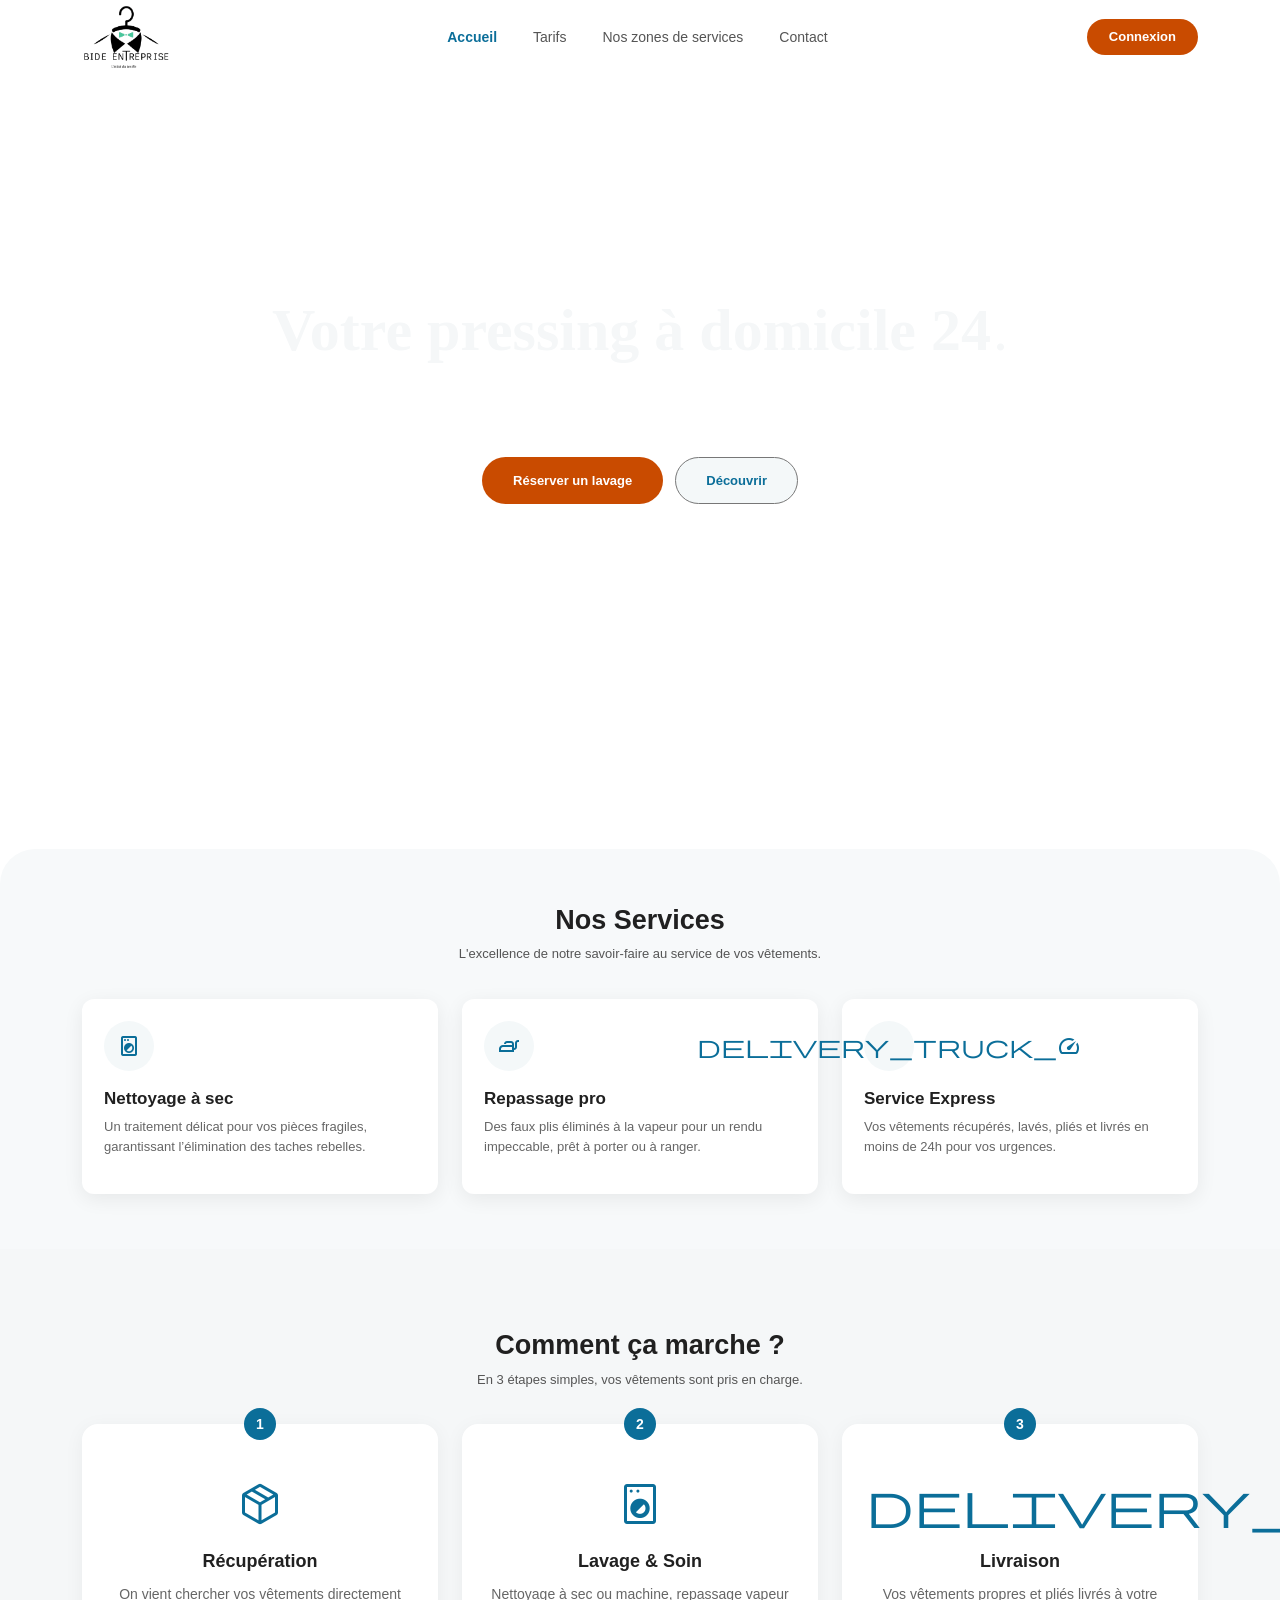
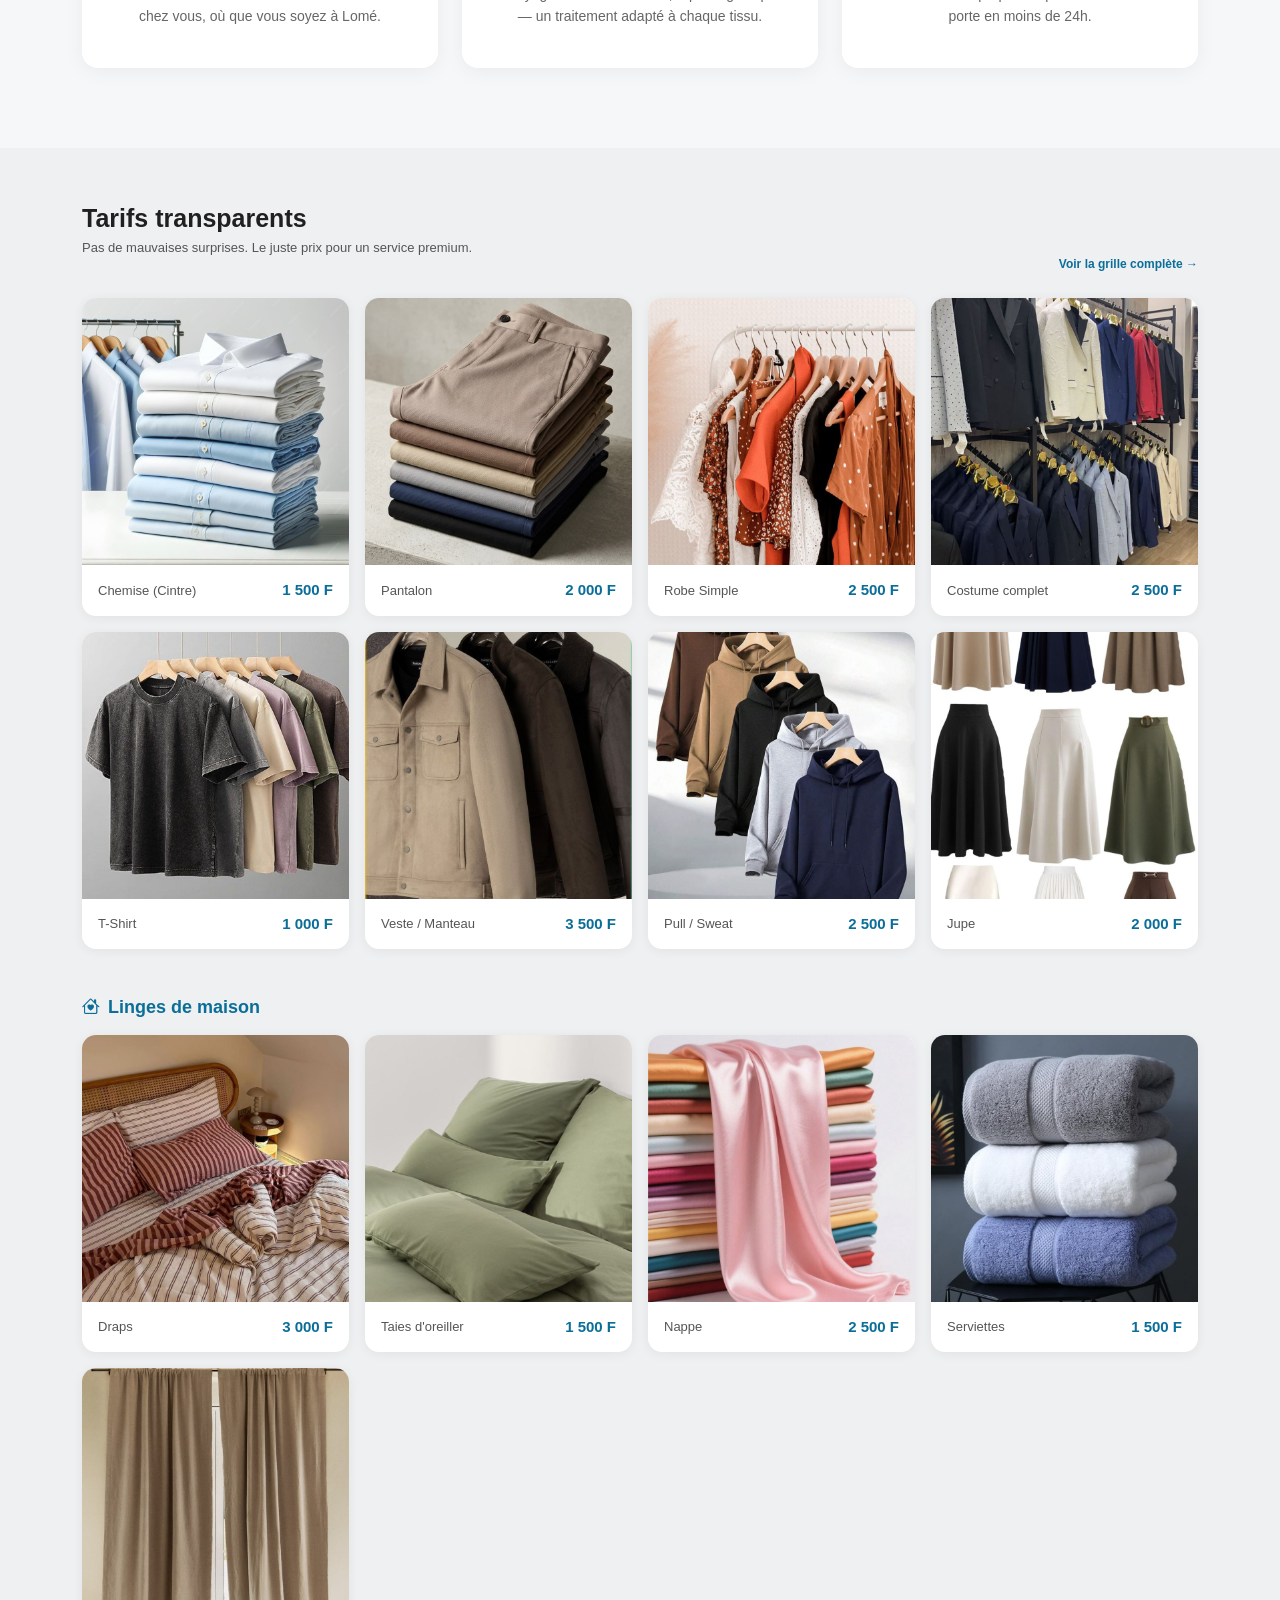
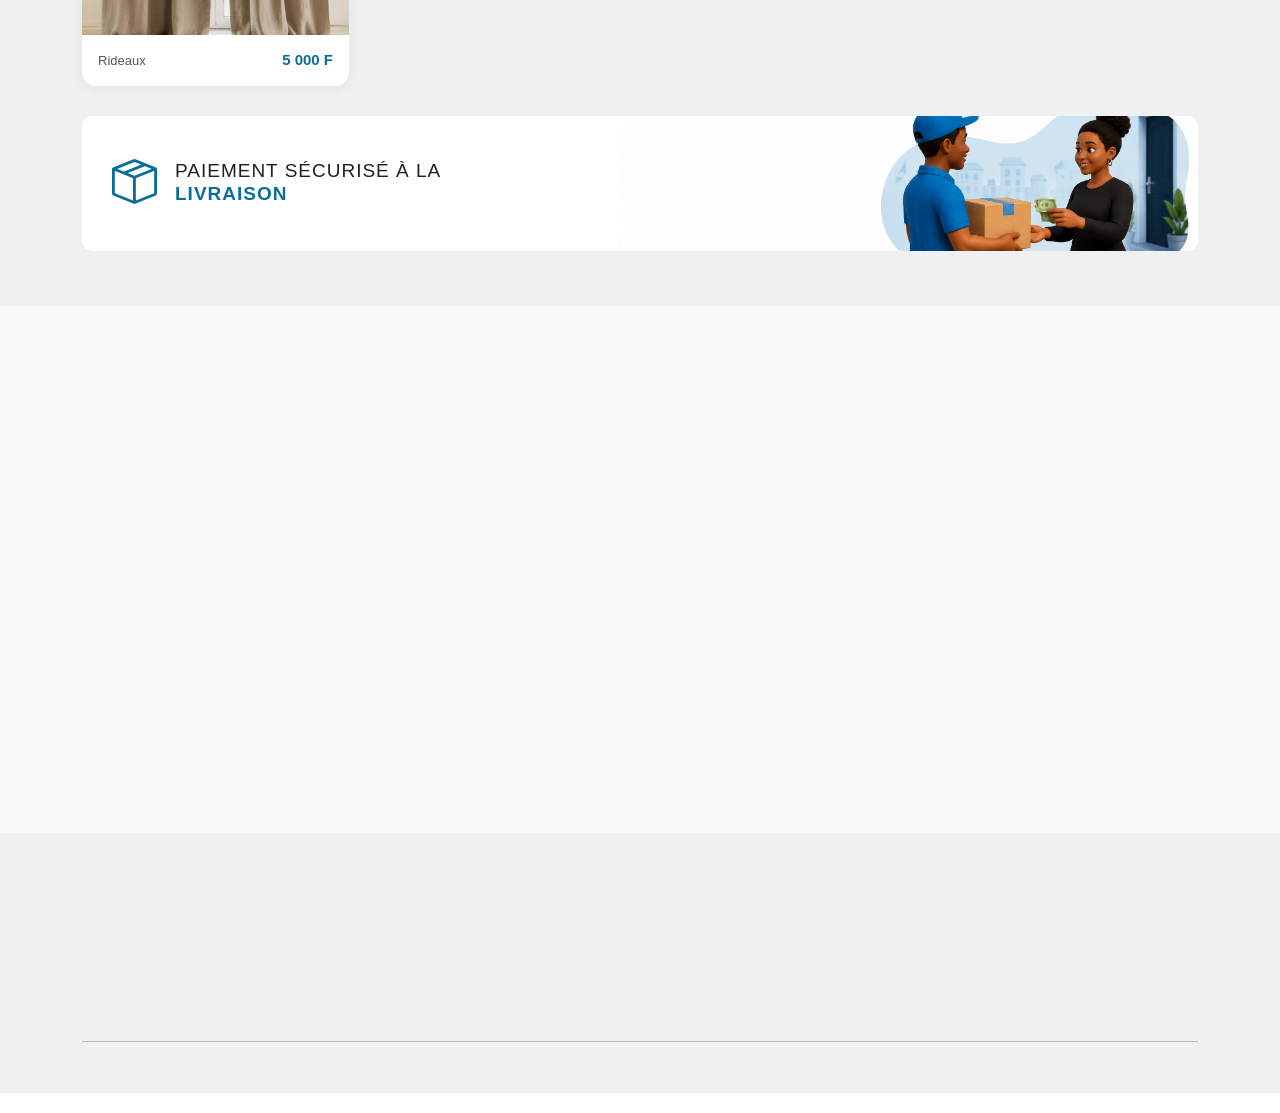
<file: index.html>
<!DOCTYPE html>
<html lang="fr">

<head>
    <meta charset="UTF-8">
    <meta name="viewport" content="width=device-width, initial-scale=1.0">

    <title>Bidé | Pressing à domicile 24/7 à Lomé</title>
    <meta name="description" content="Service de pressing à domicile disponible 24h/24 à Lomé. Nettoyage à sec, repassage professionnel et livraison express.">
    <meta property="og:title" content="Bidé — Pressing à domicile 24/7 à Lomé">
    <meta property="og:description" content="On récupère, on lave, on livre. Votre pressing urbain de confiance.">
    <meta property="og:type" content="website">
    <meta name="theme-color" content="#0B6E99">

    <link rel="icon" href="assets/favicon.png" type="image/png">

    <!-- Fonts -->
    <link rel="preconnect" href="https://fonts.googleapis.com">
    <link rel="preconnect" href="https://fonts.gstatic.com" crossorigin>
    <link href="https://fonts.googleapis.com/css2?family=Outfit:wght@300;400;500;600;700;800&display=swap" rel="stylesheet">
    <link rel="stylesheet" href="https://fonts.googleapis.com/css2?family=Material+Symbols+Outlined" />

    <!-- Bootstrap -->
    <link
        href="https://cdn.jsdelivr.net/npm/bootstrap@5.3.3/dist/css/bootstrap.min.css" rel="stylesheet">

    <!-- Bootstrap Icons -->
    <link rel="stylesheet" href="https://cdn.jsdelivr.net/npm/bootstrap-icons@1.11.3/font/bootstrap-icons.min.css">

    <!-- CSS personnalisé -->
    <link rel="stylesheet" href="css/vitrine.css"> 
    <link rel="stylesheet" href="css/nav-bar.css">
</head>

<body>

<!-- =========================
     NAVBAR
========================= -->

<nav class="navbar navbar-expand-lg bg-white">
    <div class="container">

        <!-- Logo -->
        <a class="navbar-brand" href="#">
            <img src="assets/logo.png" alt="Bidé Entreprise" class="logo">
        </a>

        <!-- Bouton mobile -->
        <button
            class="navbar-toggler"
            type="button"
            data-bs-toggle="collapse"
            data-bs-target="#mainNavbar"
        >
            <span class="navbar-toggler-icon"></span>
        </button>

        <!-- Menu -->
        <div class="collapse navbar-collapse" id="mainNavbar">

            <ul class="navbar-nav mx-auto">

                <li class="nav-item">
                    <a class="nav-link active" href="#hero">
                        Accueil
                    </a>
                </li>

                <li class="nav-item">
                    <a class="nav-link" href="#tarifs">
                        Tarifs
                    </a>
                </li>

                <li class="nav-item">
                    <a class="nav-link" href="#agences">
                        Nos zones de services
                    </a>
                </li>

                <li class="nav-item">
                    <a class="nav-link" href="#contact">
                        Contact
                    </a>
                </li>

            </ul>

            <!-- Partie droite -->
            <div class="navbar-right d-flex align-items-center gap-3">

                <a href="login.html" class="btn-reserver">
                    Connexion
                </a>


            </div>

        </div>
    </div>
</nav>


<!-- =========================
     HERO
========================= -->

<section class="hero" id="hero">

    <!-- Vidéo de fond -->
    <video class="hero-video" autoplay muted loop playsinline>
        <source src="assets/video.mp4" type="video/mp4">
        Votre navigateur ne supporte pas la vidéo.
    </video>

    <!-- Contenu -->
    <div id="main-content" class="container hero-content">

        <h1 class="hero-typewriter" data-text="Votre pressing à domicile 24/7 à Lomé">
            <span class="typewriter-text"></span><span class="typewriter-cursor">.</span>
        </h1>

        <p>
            On récupère, on lave, on livre. Vous profitez de votre temps
            libre avec l’assurance d’un soin impeccable pour vos textiles.
        </p>

        <div class="hero-buttons">

            <a href="register.html" class="btn btn-primary-custom">
                Réserver un lavage
            </a>

            <a href="#tarifs" class="btn btn-outline-custom">
                Découvrir
            </a>

        </div>

    </div>

</section>


<!-- =========================
     SERVICES
========================= -->

<section class="services-section" id="services">

    <div class="container">

        <div class="section-title text-center">

            <h2>Nos Services</h2>

            <p>
                L'excellence de notre savoir-faire au service de vos vêtements.
            </p>

        </div>

        <div class="row g-4">

            <!-- Service 1 -->
            <div class="col-md-6 col-lg-4">

                <div class="service-card">

                    <div class="service-icon">
                      <span class="material-symbols-outlined">local_laundry_service</span>
                    </div>

                    <h3>Nettoyage à sec</h3>

                    <p>
                        Un traitement délicat pour vos pièces fragiles,
                        garantissant l’élimination des taches rebelles.
                    </p>

                </div>

            </div>


            <!-- Service 2 -->
            <div class="col-md-6 col-lg-4">

                <div class="service-card">

                    <div class="service-icon">
                        <span class="material-symbols-outlined">iron</span>
                    </div>

                    <h3>Repassage pro</h3>

                    <p>
                        Des faux plis éliminés à la vapeur pour un rendu
                        impeccable, prêt à porter ou à ranger.
                    </p>

                </div>

            </div>


            <!-- Service 3 -->
            <div class="col-md-6 col-lg-4">

                <div class="service-card">

                    <div class="service-icon">
                      <span class="material-symbols-outlined">delivery_truck_speed</span> 
                   </div>

                    <h3>Service Express</h3>

                    <p>
                        Vos vêtements récupérés, lavés, pliés et livrés
                        en moins de 24h pour vos urgences.
                    </p>

                </div>

            </div>

        </div>

    </div>

</section>


<!-- =========================
     COMMENT ÇA MARCHE
========================= -->

<section class="how-section">

    <div class="container">

        <div class="section-title text-center">
            <h2>Comment ça marche ?</h2>
            <p>En 3 étapes simples, vos vêtements sont pris en charge.</p>
        </div>

        <div class="row g-4 align-items-start">

            <!-- Étape 1 -->
            <div class="col-4">
                <div class="how-card text-center">
                    <div class="how-step">1</div>
                    <div class="how-icon">
                        <span class="material-symbols-outlined">package_2</span>
                    </div>
                    <h3>Récupération</h3>
                    <p>On vient chercher vos vêtements directement chez vous, où que vous soyez à Lomé.</p>
                </div>
            </div>

            <!-- Étape 2 -->
            <div class="col-4">
                <div class="how-card text-center">
                    <div class="how-step">2</div>
                    <div class="how-icon">
                        <span class="material-symbols-outlined">local_laundry_service</span>
                    </div>
                    <h3>Lavage & Soin</h3>
                    <p>Nettoyage à sec ou machine, repassage vapeur — un traitement adapté à chaque tissu.</p>
                </div>
            </div>

            <!-- Étape 3 -->
            <div class="col-4">
                <div class="how-card text-center">
                    <div class="how-step">3</div>
                    <div class="how-icon">
                        <span class="material-symbols-outlined">delivery_truck_speed</span>
                    </div>
                    <h3>Livraison</h3>
                    <p>Vos vêtements propres et pliés livrés à votre porte en moins de 24h.</p>
                </div>
            </div>

        </div>

    </div>

</section>


<!-- =========================
     TARIFS
========================= -->

<section class="pricing-section" id="tarifs">

    <div class="container">

        <div class="pricing-header">

            <div>
                <h2>Tarifs transparents</h2>

                <p>
                    Pas de mauvaises surprises. Le juste prix pour un service premium.
                </p>
            </div>

            <a href="#">
                Voir la grille complète →
            </a>

        </div>


        <!-- Vêtements -->
        <div class="row g-3">

            <div class="col-6 col-lg-3">
                <div class="price-card">
                    <div class="price-card-img">
                        <img src="assets/chemise.jpg" alt="Chemise">
                    </div>
                    <div class="price-card-info">
                        <span>Chemise (Cintre)</span>
                        <strong>1 500 F</strong>
                    </div>
                </div>
            </div>

            <div class="col-6 col-lg-3">
                <div class="price-card">
                    <div class="price-card-img">
                        <img src="assets/pantalon.jpg" alt="Pantalon">
                    </div>
                    <div class="price-card-info">
                        <span>Pantalon</span>
                        <strong>2 000 F</strong>
                    </div>
                </div>
            </div>

            <div class="col-6 col-lg-3">
                <div class="price-card">
                    <div class="price-card-img">
                        <img src="assets/robe.jpg" alt="Robe">
                    </div>
                    <div class="price-card-info">
                        <span>Robe Simple</span>
                        <strong>2 500 F</strong>
                    </div>
                </div>
            </div>

            <div class="col-6 col-lg-3">
                <div class="price-card">
                    <div class="price-card-img">
                        <img src="assets/costume.jpg" alt="Costume">
                    </div>
                    <div class="price-card-info">
                        <span>Costume complet</span>
                        <strong>2 500 F</strong>
                    </div>
                </div>
            </div>

            <div class="col-6 col-lg-3">
                <div class="price-card">
                    <div class="price-card-img">
                        <img src="assets/t-shirt.jpg" alt="T-shirt">
                    </div>
                    <div class="price-card-info">
                        <span>T-Shirt</span>
                        <strong>1 000 F</strong>
                    </div>
                </div>
            </div>

            <div class="col-6 col-lg-3">
                <div class="price-card">
                    <div class="price-card-img">
                        <img src="assets/veste.jpg" alt="Veste">
                    </div>
                    <div class="price-card-info">
                        <span>Veste / Manteau</span>
                        <strong>3 500 F</strong>
                    </div>
                </div>
            </div>

            <div class="col-6 col-lg-3">
                <div class="price-card">
                    <div class="price-card-img">
                        <img src="assets/pull.jpg" alt="Pull">
                    </div>
                    <div class="price-card-info">
                        <span>Pull / Sweat</span>
                        <strong>2 500 F</strong>
                    </div>
                </div>
            </div>

            <div class="col-6 col-lg-3">
                <div class="price-card">
                    <div class="price-card-img">
                        <img src="assets/jupe.jpg" alt="Jupe">
                    </div>
                    <div class="price-card-info">
                        <span>Jupe</span>
                        <strong>2 000 F</strong>
                    </div>
                </div>
            </div>

        </div>


        <!-- Linges de maison -->
        <h3 class="mt-5 mb-3" style="color: var(--primary); font-size: 18px; font-weight: 600;">
            <i class="bi bi-house-heart me-2"></i>Linges de maison
        </h3>

        <div class="row g-3">

            <div class="col-6 col-lg-3">
                <div class="price-card">
                    <div class="price-card-img">
                        <img src="assets/drap.jpg" alt="Draps">
                    </div>
                    <div class="price-card-info">
                        <span>Draps</span>
                        <strong>3 000 F</strong>
                    </div>
                </div>
            </div>

            <div class="col-6 col-lg-3">
                <div class="price-card">
                    <div class="price-card-img">
                        <img src="assets/taie.jpg" alt="Taies d'oreiller">
                    </div>
                    <div class="price-card-info">
                        <span>Taies d'oreiller</span>
                        <strong>1 500 F</strong>
                    </div>
                </div>
            </div>

            <div class="col-6 col-lg-3">
                <div class="price-card">
                    <div class="price-card-img">
                        <img src="assets/nappe.jpg" alt="Nappe">
                    </div>
                    <div class="price-card-info">
                        <span>Nappe</span>
                        <strong>2 500 F</strong>
                    </div>
                </div>
            </div>

            <div class="col-6 col-lg-3">
                <div class="price-card">
                    <div class="price-card-img">
                        <img src="assets/serviette.jpg" alt="Serviettes">
                    </div>
                    <div class="price-card-info">
                        <span>Serviettes</span>
                        <strong>1 500 F</strong>
                    </div>
                </div>
            </div>

            <div class="col-6 col-lg-3">
                <div class="price-card">
                    <div class="price-card-img">
                        <img src="assets/rideau.jpg" alt="Rideaux">
                    </div>
                    <div class="price-card-info">
                        <span>Rideaux</span>
                        <strong>5 000 F</strong>
                    </div>
                </div>
            </div>

        </div>


        <!-- Paiement -->
        <div class="payment-banner">

            <div class="payment-content">

                <div class="payment-icon">
                    <i class="bi bi-box-seam"></i>
                </div>

                <div>
                    <h3>
                        PAIEMENT SÉCURISÉ À LA<br>
                        <span>LIVRAISON</span>
                    </h3>
                </div>

            </div>

            <img
                src="assets/livrason.png"
                alt="Paiement à la livraison"
            >

        </div>

    </div>

</section>


<!-- =========================
     ZONE D'INTERVENTION
========================= -->

<section class="location-section" id="agences">

    <div class="container">

        <div class="row align-items-center g-5">

            <div class="col-lg-5">

                <span class="location-badge">
                    Livraison offerte dès 10 000 F
                </span>

                <h2>
                    Où intervenons-nous ?
                </h2>

                <p>
                    Notre flotte de livreurs sillonne Lomé pour récupérer
                    et rapporter vos articles. Vérifiez si votre zone est couverte.
                </p>

                <div class="zones">

                    <span>Adidogomé</span>
                    <span>Agōe</span>
                    <span>Baguida</span>
                    <span>Kégué</span>
                    <span>Tokoin</span>
                    <span>Nyékonakpoé</span>

                </div>

            </div>


            <div class="col-lg-7">

                <div class="map-container">

                    <iframe
                        src="https://www.google.com/maps/embed?pb=!1m18!1m12!1m3!1d158858.1838701634!2d1.3498082999999998!3d6.137471100000001!2m3!1f0!2f0!3f0!3m2!1i1024!2i768!4f13.1!3m3!1m2!1s0x102179cc2fef749d%3A0xe9cafc37c59191a3!2sLom%C3%A9%2C%20Togo!5e0!3m2!1sfr!2sfr!4v1700000000000!5m2!1sfr!2sfr"
                        width="100%"
                        height="400"
                        style="border:0; border-radius: 14px;"
                        allowfullscreen=""
                        loading="lazy"
                        referrerpolicy="no-referrer-when-downgrade"
                    >
                    </iframe>

                </div>

            </div>

        </div>

    </div>

</section>


<!-- =========================
     FOOTER
========================= -->

<footer class="footer" id="contact">

    <div class="container">

        <div class="row g-5">

            <!-- Logo -->
            <div class="col-lg-3">

                <img
                    src="assets/logo.png"
                    alt="Bidé Entreprise"
                    class="footer-logo"
                >

                <p>
                    Votre pressing urbain de confiance à Lomé.
                    Propreté, soin et rapidité pour tous vos textiles.
                </p>

            </div>


            <!-- Liens -->
            <div class="col-lg-3">

                <h4>LIEN RAPIDES</h4>

                <ul>
                    <li>À propos</li>
                    <li>FAQ</li>
                    <li>Conditions Générales</li>
                </ul>

            </div>


            <!-- Contact -->
            <div class="col-lg-3">

                <h4>CONTACT</h4>

                <p>
                    Boulevard du 13 Janvier<br>
                    Lomé, Togo<br>
                    +228 00 00 00 00
                </p>

            </div>


            <!-- Réseaux -->
            <div class="col-lg-3">

                <h4>SUIVEZ-NOUS</h4>

                <p>
                    <i class="bi bi-linkedin"></i>
                    WWW.LINKEDIN.COM
                </p>

                <p>
                    <i class="bi bi-facebook"></i>
                    WWW.FACEBOOK.COM
                </p>

                <p>
                    <i class="bi bi-whatsapp"></i>
                    WWW.WHATSAPP.COM
                </p>

            </div>

        </div>


        <hr>

        <div class="footer-bottom">

            <span>
                © 2026 BIDE. Tous droits réservés.
            </span>

            <div>
                <a href="#">Privacy Policy</a>
                <a href="#">Terms of Service</a>
            </div>

        </div>

    </div>

</footer>


<!-- Bootstrap JS -->
<script
    src="https://cdn.jsdelivr.net/npm/bootstrap@5.3.3/dist/js/bootstrap.bundle.min.js">
</script>

<!-- Scroll reveal -->
<script src="js/main.js" defer></script>

<!-- Typewriter -->
<script src="js/animations.js" defer></script>

</body>
</html>
</file>
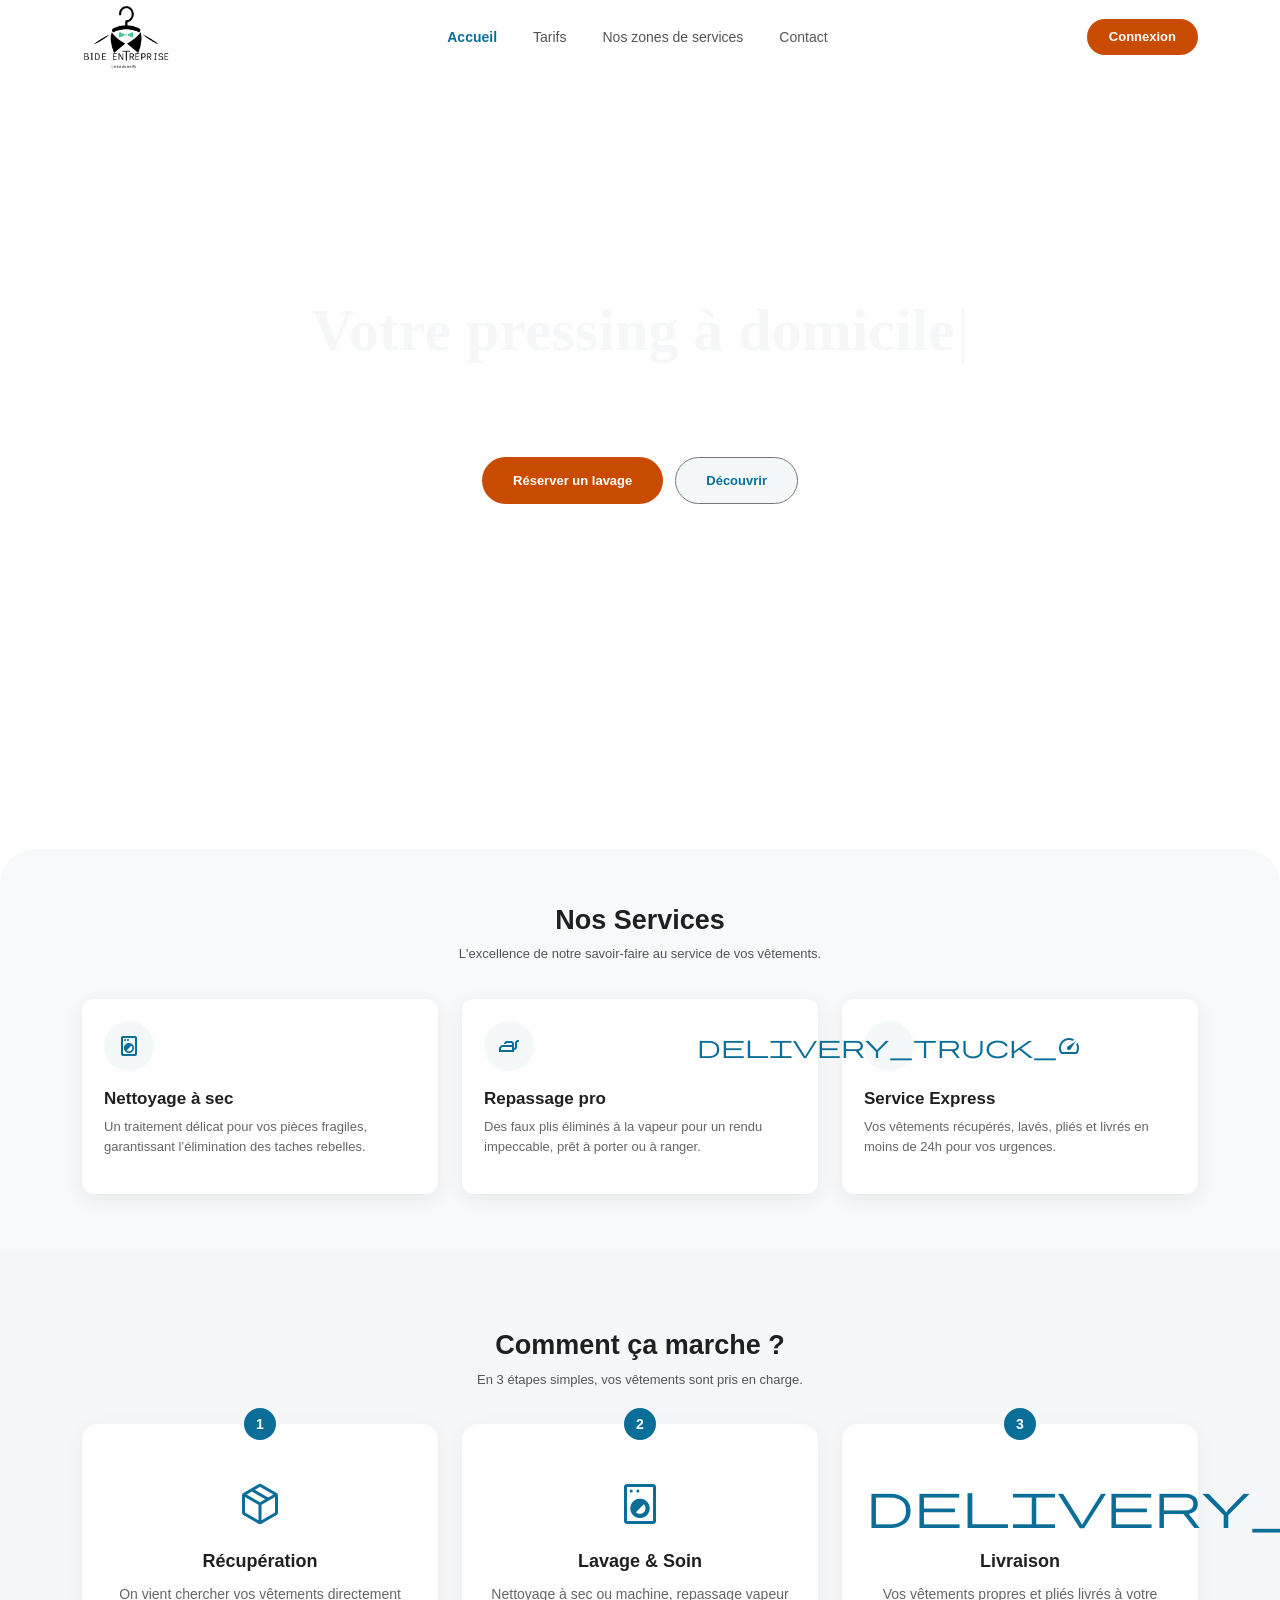
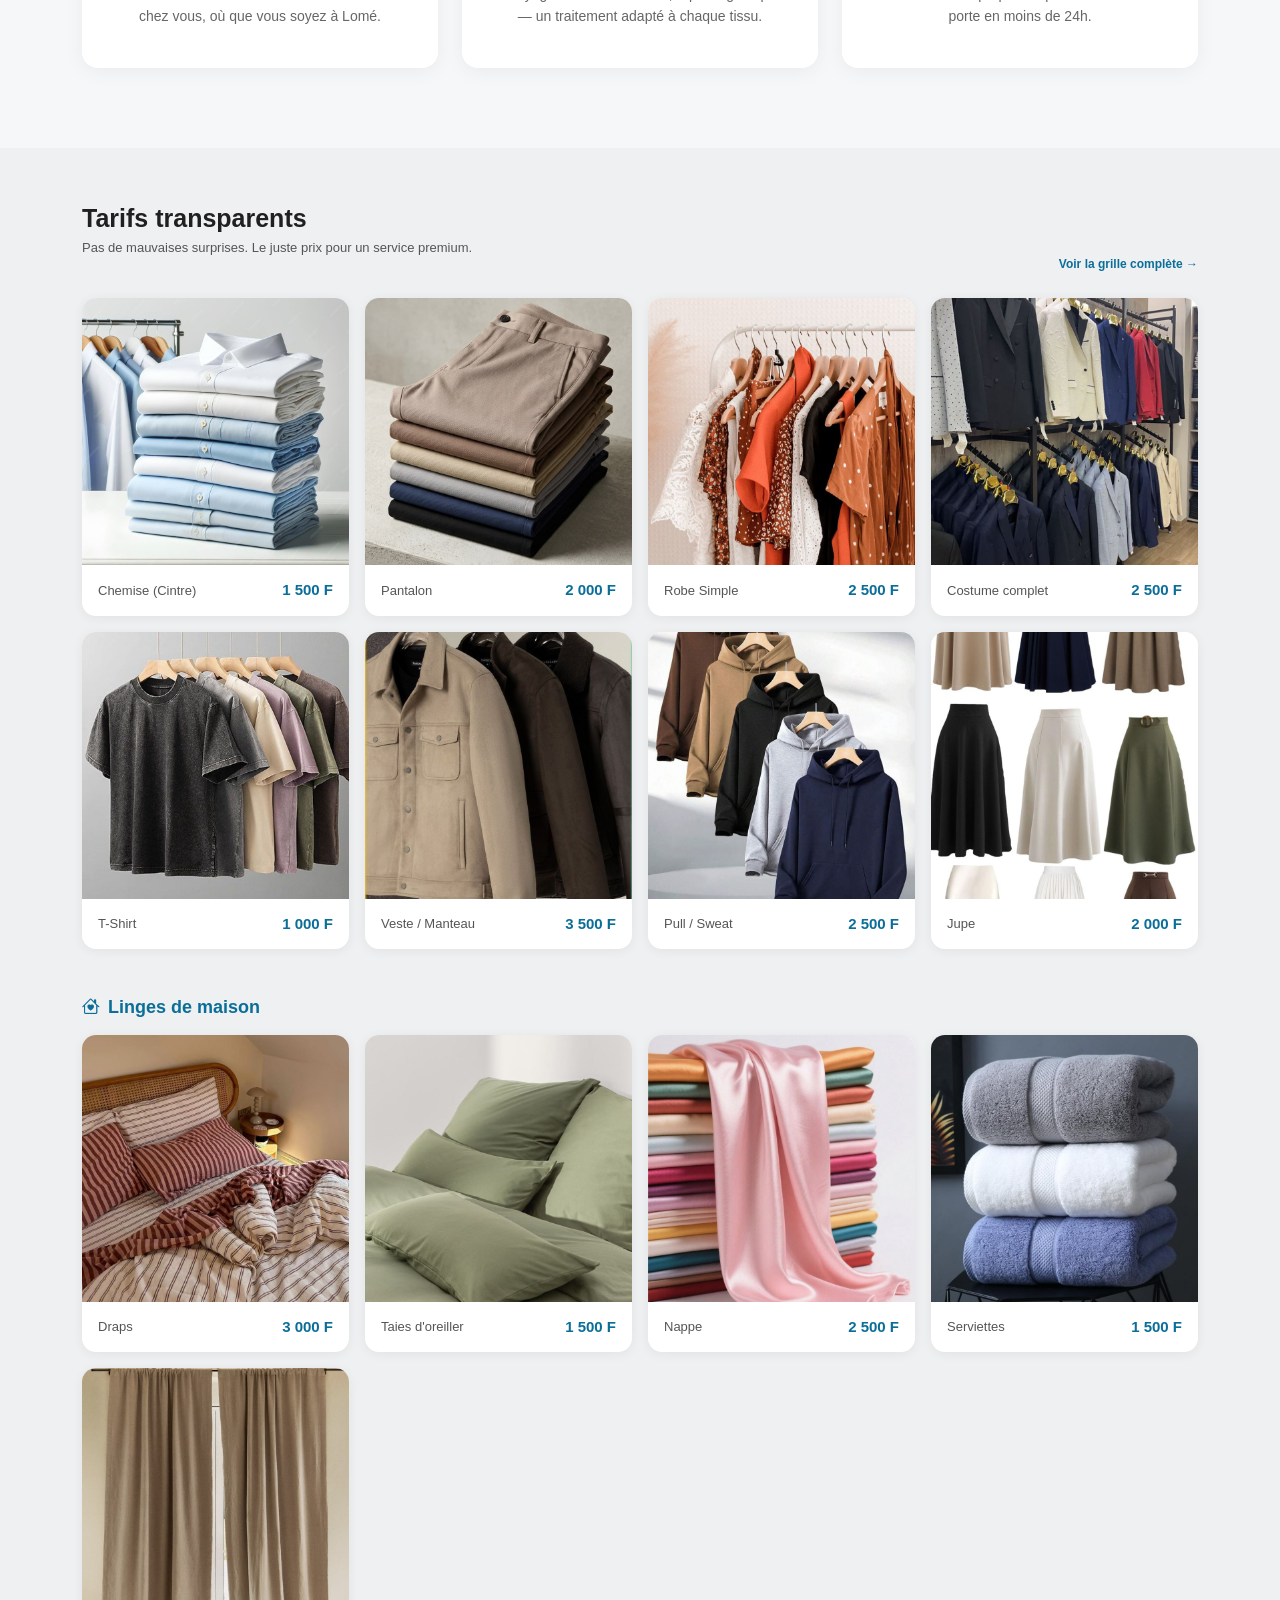
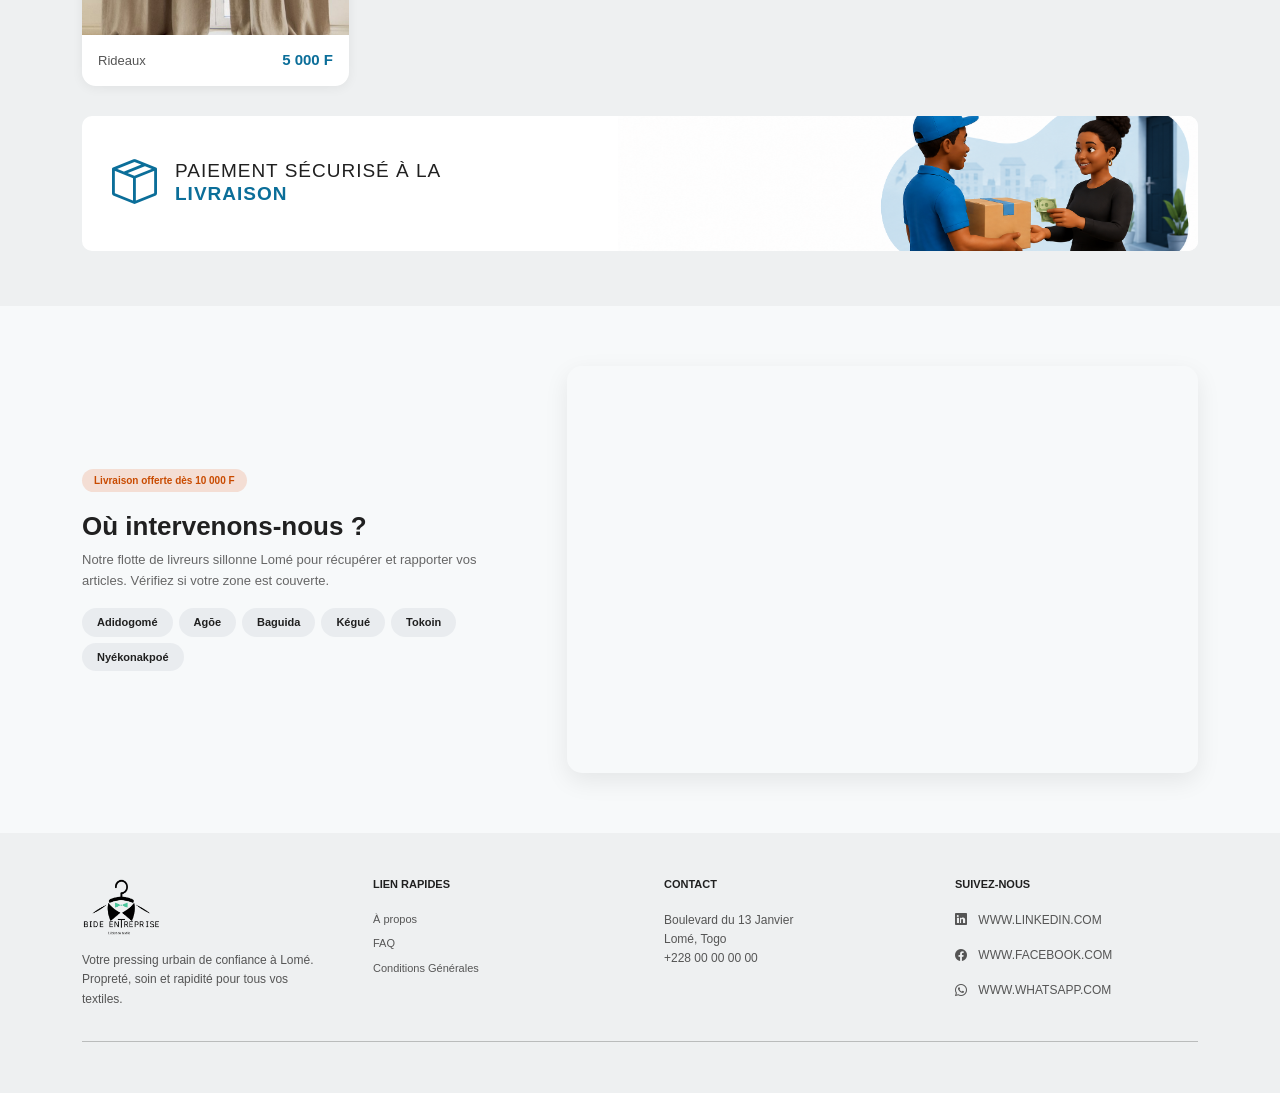
<file: pages/index.html>
<!DOCTYPE html>
<html lang="fr">

<head>
    <meta charset="UTF-8">
    <meta name="viewport" content="width=device-width, initial-scale=1.0">

    <title>Bidé | Pressing à domicile 24/7 à Lomé</title>
    <meta name="description" content="Service de pressing à domicile disponible 24h/24 à Lomé. Nettoyage à sec, repassage professionnel et livraison express.">
    <meta property="og:title" content="Bidé — Pressing à domicile 24/7 à Lomé">
    <meta property="og:description" content="On récupère, on lave, on livre. Votre pressing urbain de confiance.">
    <meta property="og:type" content="website">
    <meta name="theme-color" content="#0B6E99">

    <link rel="icon" href="../assets/favicon.png" type="image/png">

    <!-- Fonts -->
    <link rel="preconnect" href="https://fonts.googleapis.com">
    <link rel="preconnect" href="https://fonts.gstatic.com" crossorigin>
    <link href="https://fonts.googleapis.com/css2?family=Outfit:wght@300;400;500;600;700;800&display=swap" rel="stylesheet">
    <link rel="stylesheet" href="https://fonts.googleapis.com/css2?family=Material+Symbols+Outlined" />

    <!-- Bootstrap -->
    <link
        href="https://cdn.jsdelivr.net/npm/bootstrap@5.3.3/dist/css/bootstrap.min.css" rel="stylesheet">

    <!-- Bootstrap Icons -->
    <link rel="stylesheet" href="https://cdn.jsdelivr.net/npm/bootstrap-icons@1.11.3/font/bootstrap-icons.min.css">

    <!-- CSS personnalisé -->
    <link rel="stylesheet" href="../css/vitrine.css"> 
    <link rel="stylesheet" href="../css/nav-bar.css">
</head>

<body>

<!-- =========================
     NAVBAR
========================= -->

<nav class="navbar navbar-expand-lg bg-white">
    <div class="container">

        <!-- Logo -->
        <a class="navbar-brand" href="#">
            <img src="../assets/logo.png" alt="Bidé Entreprise" class="logo">
        </a>

        <!-- Bouton mobile -->
        <button
            class="navbar-toggler"
            type="button"
            data-bs-toggle="collapse"
            data-bs-target="#mainNavbar"
        >
            <span class="navbar-toggler-icon"></span>
        </button>

        <!-- Menu -->
        <div class="collapse navbar-collapse" id="mainNavbar">

            <ul class="navbar-nav mx-auto">

                <li class="nav-item">
                    <a class="nav-link active" href="#hero">
                        Accueil
                    </a>
                </li>

                <li class="nav-item">
                    <a class="nav-link" href="#tarifs">
                        Tarifs
                    </a>
                </li>

                <li class="nav-item">
                    <a class="nav-link" href="#agences">
                        Nos zones de services
                    </a>
                </li>

                <li class="nav-item">
                    <a class="nav-link" href="#contact">
                        Contact
                    </a>
                </li>

            </ul>

            <!-- Partie droite -->
            <div class="navbar-right d-flex align-items-center gap-3">

                <a href="login.html" class="btn-reserver">
                    Connexion
                </a>


            </div>

        </div>
    </div>
</nav>


<!-- =========================
     HERO
========================= -->

<section class="hero" id="hero">

    <!-- Vidéo de fond -->
    <video class="hero-video" autoplay muted loop playsinline>
        <source src="../assets/video.mp4" type="video/mp4">
        Votre navigateur ne supporte pas la vidéo.
    </video>

    <!-- Contenu -->
    <div id="main-content" class="container hero-content">

        <h1 class="hero-typewriter" data-text="Votre pressing à domicile 24/7 à Lomé">
            <span class="typewriter-text"></span><span class="typewriter-cursor">|</span>
        </h1>

        <p>
            On récupère, on lave, on livre. Vous profitez de votre temps
            libre avec l’assurance d’un soin impeccable pour vos textiles.
        </p>

        <div class="hero-buttons">

            <a href="pages/register.html" class="btn btn-primary-custom">
                Réserver un lavage
            </a>

            <a href="#tarifs" class="btn btn-outline-custom">
                Découvrir
            </a>

        </div>

    </div>

</section>


<!-- =========================
     SERVICES
========================= -->

<section class="services-section" id="services">

    <div class="container">

        <div class="section-title text-center">

            <h2>Nos Services</h2>

            <p>
                L'excellence de notre savoir-faire au service de vos vêtements.
            </p>

        </div>

        <div class="row g-4">

            <!-- Service 1 -->
            <div class="col-md-6 col-lg-4">

                <div class="service-card">

                    <div class="service-icon">
                      <span class="material-symbols-outlined">local_laundry_service</span>
                    </div>

                    <h3>Nettoyage à sec</h3>

                    <p>
                        Un traitement délicat pour vos pièces fragiles,
                        garantissant l’élimination des taches rebelles.
                    </p>

                </div>

            </div>


            <!-- Service 2 -->
            <div class="col-md-6 col-lg-4">

                <div class="service-card">

                    <div class="service-icon">
                        <span class="material-symbols-outlined">iron</span>
                    </div>

                    <h3>Repassage pro</h3>

                    <p>
                        Des faux plis éliminés à la vapeur pour un rendu
                        impeccable, prêt à porter ou à ranger.
                    </p>

                </div>

            </div>


            <!-- Service 3 -->
            <div class="col-md-6 col-lg-4">

                <div class="service-card">

                    <div class="service-icon">
                      <span class="material-symbols-outlined">delivery_truck_speed</span> 
                   </div>

                    <h3>Service Express</h3>

                    <p>
                        Vos vêtements récupérés, lavés, pliés et livrés
                        en moins de 24h pour vos urgences.
                    </p>

                </div>

            </div>

        </div>

    </div>

</section>


<!-- =========================
     COMMENT ÇA MARCHE
========================= -->

<section class="how-section">

    <div class="container">

        <div class="section-title text-center">
            <h2>Comment ça marche ?</h2>
            <p>En 3 étapes simples, vos vêtements sont pris en charge.</p>
        </div>

        <div class="row g-4 align-items-start">

            <!-- Étape 1 -->
            <div class="col-4">
                <div class="how-card text-center">
                    <div class="how-step">1</div>
                    <div class="how-icon">
                        <span class="material-symbols-outlined">package_2</span>
                    </div>
                    <h3>Récupération</h3>
                    <p>On vient chercher vos vêtements directement chez vous, où que vous soyez à Lomé.</p>
                </div>
            </div>

            <!-- Étape 2 -->
            <div class="col-4">
                <div class="how-card text-center">
                    <div class="how-step">2</div>
                    <div class="how-icon">
                        <span class="material-symbols-outlined">local_laundry_service</span>
                    </div>
                    <h3>Lavage & Soin</h3>
                    <p>Nettoyage à sec ou machine, repassage vapeur — un traitement adapté à chaque tissu.</p>
                </div>
            </div>

            <!-- Étape 3 -->
            <div class="col-4">
                <div class="how-card text-center">
                    <div class="how-step">3</div>
                    <div class="how-icon">
                        <span class="material-symbols-outlined">delivery_truck_speed</span>
                    </div>
                    <h3>Livraison</h3>
                    <p>Vos vêtements propres et pliés livrés à votre porte en moins de 24h.</p>
                </div>
            </div>

        </div>

    </div>

</section>


<!-- =========================
     TARIFS
========================= -->

<section class="pricing-section" id="tarifs">

    <div class="container">

        <div class="pricing-header">

            <div>
                <h2>Tarifs transparents</h2>

                <p>
                    Pas de mauvaises surprises. Le juste prix pour un service premium.
                </p>
            </div>

            <a href="#">
                Voir la grille complète →
            </a>

        </div>


        <!-- Vêtements -->
        <div class="row g-3">

            <div class="col-6 col-lg-3">
                <div class="price-card">
                    <div class="price-card-img">
                        <img src="../assets/chemise.jpg" alt="Chemise">
                    </div>
                    <div class="price-card-info">
                        <span>Chemise (Cintre)</span>
                        <strong>1 500 F</strong>
                    </div>
                </div>
            </div>

            <div class="col-6 col-lg-3">
                <div class="price-card">
                    <div class="price-card-img">
                        <img src="../assets/pantalon.jpg" alt="Pantalon">
                    </div>
                    <div class="price-card-info">
                        <span>Pantalon</span>
                        <strong>2 000 F</strong>
                    </div>
                </div>
            </div>

            <div class="col-6 col-lg-3">
                <div class="price-card">
                    <div class="price-card-img">
                        <img src="../assets/robe.jpg" alt="Robe">
                    </div>
                    <div class="price-card-info">
                        <span>Robe Simple</span>
                        <strong>2 500 F</strong>
                    </div>
                </div>
            </div>

            <div class="col-6 col-lg-3">
                <div class="price-card">
                    <div class="price-card-img">
                        <img src="../assets/costume.jpg" alt="Costume">
                    </div>
                    <div class="price-card-info">
                        <span>Costume complet</span>
                        <strong>2 500 F</strong>
                    </div>
                </div>
            </div>

            <div class="col-6 col-lg-3">
                <div class="price-card">
                    <div class="price-card-img">
                        <img src="../assets/t-shirt.jpg" alt="T-shirt">
                    </div>
                    <div class="price-card-info">
                        <span>T-Shirt</span>
                        <strong>1 000 F</strong>
                    </div>
                </div>
            </div>

            <div class="col-6 col-lg-3">
                <div class="price-card">
                    <div class="price-card-img">
                        <img src="../assets/veste.jpg" alt="Veste">
                    </div>
                    <div class="price-card-info">
                        <span>Veste / Manteau</span>
                        <strong>3 500 F</strong>
                    </div>
                </div>
            </div>

            <div class="col-6 col-lg-3">
                <div class="price-card">
                    <div class="price-card-img">
                        <img src="../assets/pull.jpg" alt="Pull">
                    </div>
                    <div class="price-card-info">
                        <span>Pull / Sweat</span>
                        <strong>2 500 F</strong>
                    </div>
                </div>
            </div>

            <div class="col-6 col-lg-3">
                <div class="price-card">
                    <div class="price-card-img">
                        <img src="../assets/jupe.jpg" alt="Jupe">
                    </div>
                    <div class="price-card-info">
                        <span>Jupe</span>
                        <strong>2 000 F</strong>
                    </div>
                </div>
            </div>

        </div>


        <!-- Linges de maison -->
        <h3 class="mt-5 mb-3" style="color: var(--primary); font-size: 18px; font-weight: 600;">
            <i class="bi bi-house-heart me-2"></i>Linges de maison
        </h3>

        <div class="row g-3">

            <div class="col-6 col-lg-3">
                <div class="price-card">
                    <div class="price-card-img">
                        <img src="../assets/drap.jpg" alt="Draps">
                    </div>
                    <div class="price-card-info">
                        <span>Draps</span>
                        <strong>3 000 F</strong>
                    </div>
                </div>
            </div>

            <div class="col-6 col-lg-3">
                <div class="price-card">
                    <div class="price-card-img">
                        <img src="../assets/taie.jpg" alt="Taies d'oreiller">
                    </div>
                    <div class="price-card-info">
                        <span>Taies d'oreiller</span>
                        <strong>1 500 F</strong>
                    </div>
                </div>
            </div>

            <div class="col-6 col-lg-3">
                <div class="price-card">
                    <div class="price-card-img">
                        <img src="../assets/nappe.jpg" alt="Nappe">
                    </div>
                    <div class="price-card-info">
                        <span>Nappe</span>
                        <strong>2 500 F</strong>
                    </div>
                </div>
            </div>

            <div class="col-6 col-lg-3">
                <div class="price-card">
                    <div class="price-card-img">
                        <img src="../assets/serviette.jpg" alt="Serviettes">
                    </div>
                    <div class="price-card-info">
                        <span>Serviettes</span>
                        <strong>1 500 F</strong>
                    </div>
                </div>
            </div>

            <div class="col-6 col-lg-3">
                <div class="price-card">
                    <div class="price-card-img">
                        <img src="../assets/rideau.jpg" alt="Rideaux">
                    </div>
                    <div class="price-card-info">
                        <span>Rideaux</span>
                        <strong>5 000 F</strong>
                    </div>
                </div>
            </div>

        </div>


        <!-- Paiement -->
        <div class="payment-banner">

            <div class="payment-content">

                <div class="payment-icon">
                    <i class="bi bi-box-seam"></i>
                </div>

                <div>
                    <h3>
                        PAIEMENT SÉCURISÉ À LA<br>
                        <span>LIVRAISON</span>
                    </h3>
                </div>

            </div>

            <img
                src="../assets/livrason.png"
                alt="Paiement à la livraison"
            >

        </div>

    </div>

</section>


<!-- =========================
     ZONE D'INTERVENTION
========================= -->

<section class="location-section" id="agences">

    <div class="container">

        <div class="row align-items-center g-5">

            <div class="col-lg-5">

                <span class="location-badge">
                    Livraison offerte dès 10 000 F
                </span>

                <h2>
                    Où intervenons-nous ?
                </h2>

                <p>
                    Notre flotte de livreurs sillonne Lomé pour récupérer
                    et rapporter vos articles. Vérifiez si votre zone est couverte.
                </p>

                <div class="zones">

                    <span>Adidogomé</span>
                    <span>Agōe</span>
                    <span>Baguida</span>
                    <span>Kégué</span>
                    <span>Tokoin</span>
                    <span>Nyékonakpoé</span>

                </div>

            </div>


            <div class="col-lg-7">

                <div class="map-container">

                    <iframe
                        src="https://www.google.com/maps/embed?pb=!1m18!1m12!1m3!1d158858.1838701634!2d1.3498082999999998!3d6.137471100000001!2m3!1f0!2f0!3f0!3m2!1i1024!2i768!4f13.1!3m3!1m2!1s0x102179cc2fef749d%3A0xe9cafc37c59191a3!2sLom%C3%A9%2C%20Togo!5e0!3m2!1sfr!2sfr!4v1700000000000!5m2!1sfr!2sfr"
                        width="100%"
                        height="400"
                        style="border:0; border-radius: 14px;"
                        allowfullscreen=""
                        loading="lazy"
                        referrerpolicy="no-referrer-when-downgrade"
                    >
                    </iframe>

                </div>

            </div>

        </div>

    </div>

</section>


<!-- =========================
     FOOTER
========================= -->

<footer class="footer" id="contact">

    <div class="container">

        <div class="row g-5">

            <!-- Logo -->
            <div class="col-lg-3">

                <img
                    src="../assets/logo.png"
                    alt="Bidé Entreprise"
                    class="footer-logo"
                >

                <p>
                    Votre pressing urbain de confiance à Lomé.
                    Propreté, soin et rapidité pour tous vos textiles.
                </p>

            </div>


            <!-- Liens -->
            <div class="col-lg-3">

                <h4>LIEN RAPIDES</h4>

                <ul>
                    <li>À propos</li>
                    <li>FAQ</li>
                    <li>Conditions Générales</li>
                </ul>

            </div>


            <!-- Contact -->
            <div class="col-lg-3">

                <h4>CONTACT</h4>

                <p>
                    Boulevard du 13 Janvier<br>
                    Lomé, Togo<br>
                    +228 00 00 00 00
                </p>

            </div>


            <!-- Réseaux -->
            <div class="col-lg-3">

                <h4>SUIVEZ-NOUS</h4>

                <p>
                    <i class="bi bi-linkedin"></i>
                    WWW.LINKEDIN.COM
                </p>

                <p>
                    <i class="bi bi-facebook"></i>
                    WWW.FACEBOOK.COM
                </p>

                <p>
                    <i class="bi bi-whatsapp"></i>
                    WWW.WHATSAPP.COM
                </p>

            </div>

        </div>


        <hr>

        <div class="footer-bottom">

            <span>
                © 2026 BIDE. Tous droits réservés.
            </span>

            <div>
                <a href="#">Privacy Policy</a>
                <a href="#">Terms of Service</a>
            </div>

        </div>

    </div>

</footer>


<!-- Bootstrap JS -->
<script
    src="https://cdn.jsdelivr.net/npm/bootstrap@5.3.3/dist/js/bootstrap.bundle.min.js">
</script>

<!-- Scroll reveal -->
<script src="../js/main.js" defer></script>

<!-- Typewriter -->
<script src="../js/animations.js" defer></script>

</body>
</html>
</file>
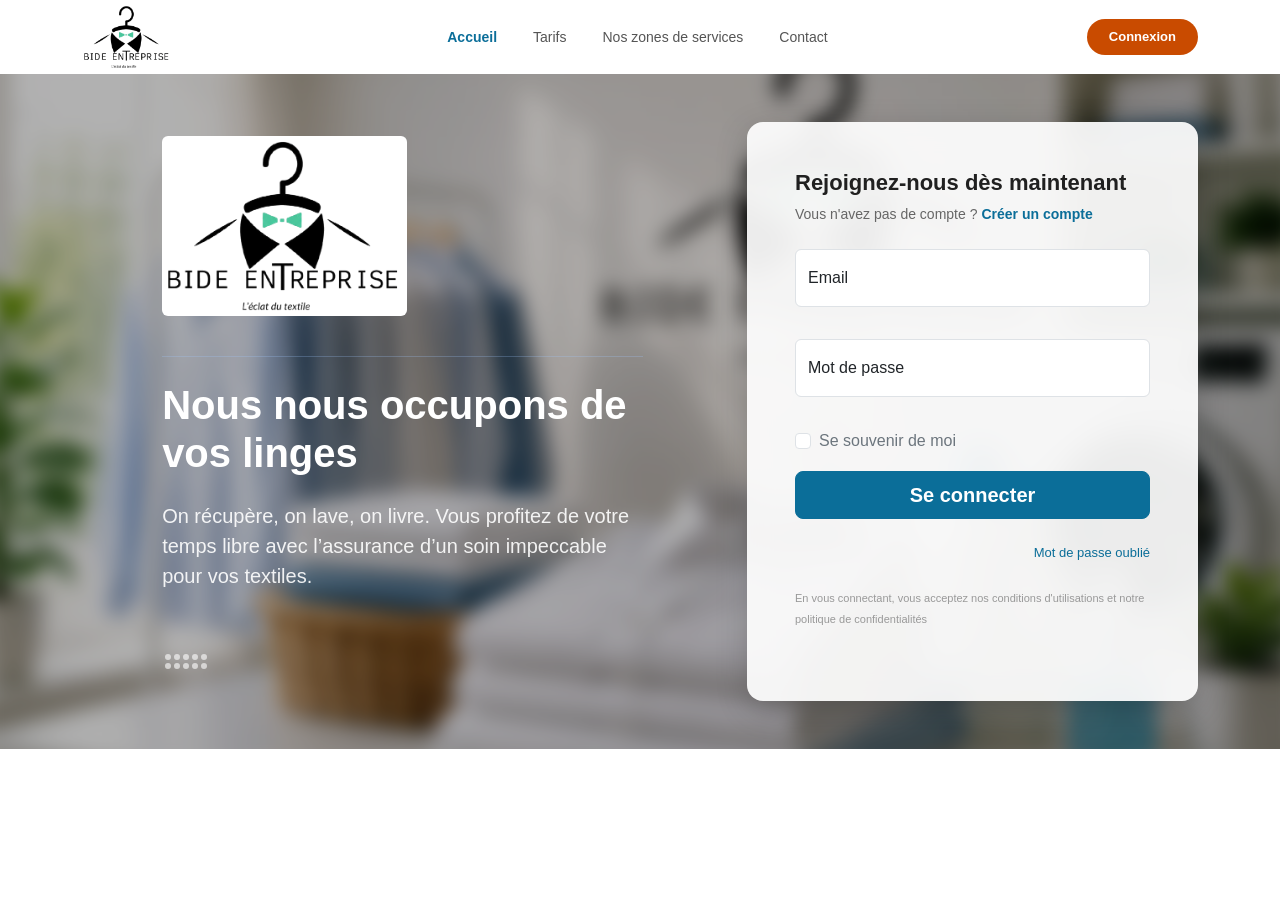
<file: client.html>
<!DOCTYPE html>
<html lang="fr">
<head>
  <meta charset="UTF-8">
  <meta name="viewport" content="width=device-width, initial-scale=1.0">
  <title>Espace Client | Pressing Bidè</title>
  
  <link rel="icon" href="assets/favicon.png" type="image/png">
  <!-- Bootstrap 5.3 CSS & Icons -->
  <link href="https://cdn.jsdelivr.net/npm/bootstrap@5.3.2/dist/css/bootstrap.min.css" rel="stylesheet">
  <link href="https://cdn.jsdelivr.net/npm/bootstrap-icons@1.11.1/font/bootstrap-icons.css" rel="stylesheet">
  <!-- Google Font: Inter -->
  <link rel="preconnect" href="https://fonts.googleapis.com">
  <link rel="preconnect" href="https://fonts.gstatic.com" crossorigin>
  <link href="https://fonts.googleapis.com/css2?family=Inter:wght@400;500;600;700&display=swap" rel="stylesheet">

  <!-- Fichier CSS Externe -->
  <link rel="stylesheet" href="css/client.css">
</head>
<body>

  <div class="sidebar-overlay" id="sidebar-overlay"></div>

  <!-- SIDEBAR LATÉRALE -->
  <aside class="sidebar-wrapper" id="sidebar">
    <div class="sidebar-brand">
      <a class="navbar-brand" href="#">
        <img src="assets/logo.png" alt="Bidé Entreprise" class="logo">
      </a>
    </div>
    <ul class="sidebar-menu">
      <li>
        <a class="nav-link active" data-target="dashboard">
          <i class="bi bi-grid-1x2-fill"></i> Tableau de bord
        </a>
      </li>
      <li>
        <a class="nav-link" data-target="new-order">
          <i class="bi bi-plus-circle-fill"></i> Nouvelle commande
        </a>
      </li>
      <li>
        <a class="nav-link" data-target="tracking">
          <i class="bi bi-clock-history"></i> Suivi des commandes
        </a>
      </li>
      <li>
        <a class="nav-link" data-target="orders">
          <i class="bi bi-bag-check-fill"></i> Historique
        </a>
      </li>
      <li>
        <a class="nav-link" data-target="profile">
          <i class="bi bi-person-fill"></i> Mon Profil
        </a>
      </li>
    </ul>

    <div class="p-3 mt-auto">
      <button type="button" class="btn btn-outline-danger w-100 d-flex align-items-center justify-content-center gap-2" id="logoutBtn">
        <i class="bi bi-box-arrow-left"></i><span>Déconnexion</span>
      </button>
    </div>
  </aside>

  <!-- contenu principal -->
  <main class="main-content">

    <!-- navbar -->
    <header class="d-flex justify-content-between align-items-center mb-4 gap-3">
      <div class="d-flex align-items-center gap-2">
        <button class="btn btn-white border d-lg-none p-2 shadow-sm" id="sidebar-toggle">
          <i class="bi bi-list fs-4"></i>
        </button>
        <h4 class="fw-bold mb-0 text-dark d-none d-md-block" style="color: var(--bleu-pressing)!important;">Espace Client</h4>
      </div>

      <div class="d-flex align-items-center gap-3">
        <!-- Cloche de notifications -->
        <div class="dropdown position-relative" id="clientNotifDropdown">
          <button class="btn btn-white border shadow-sm p-2 rounded-circle position-relative" type="button" id="clientNotificationBtn" data-bs-toggle="dropdown" aria-expanded="false" onclick="event.stopPropagation()">
            <i class="bi bi-bell fs-5 text-dark"></i>
            <span class="position-absolute top-0 start-100 translate-middle p-0 bg-danger border border-light rounded-circle notif-dot-client" style="display:none;"></span>
          </button>
          <ul class="dropdown-menu dropdown-menu-end p-0" id="clientNotificationMenu" style="width: 340px; max-height: 400px; overflow-y: auto;">
            <li class="px-3 py-2 border-bottom fw-bold text-dark">
              <i class="bi bi-bell me-2"></i>Notifications
            </li>
            <li class="px-3 py-3 text-center text-muted small" id="clientEmptyNotifications">
              Aucune notification pour le moment
            </li>
          </ul>
        </div>

        <!-- Avatar / profil -->
        <div class="d-flex align-items-center gap-3" style="cursor: pointer;" onclick="navigateTo('profile')">
          <div class="header-avatar" id="user-avatar">
            AD
          </div>
          <div>
            <div class="fw-bold fs-7" id="header-user-name">Amina Diallo</div>
            <div class="text-muted small" style="font-size: 0.75rem;">Client Premium</div>
          </div>
        </div>
      </div>
    </header>

    <!-- dashboard-->
    <section id="dashboard" class="tab-pane-custom active">
      <div class="mb-4">
        <h2 class="fw-bold mb-1">Bonjour <span class="user-display-name">AK Amenouveve light</span>, </h2>
        <p class="text-muted">Ravi de vous revoir sur votre espace Pressing BIDE.</p>
      </div>

      <!-- block active -->
      <div id="dashboard-content-area"></div>

      <div class="row g-3 mt-2">
        <div class="col-12 col-md-4">
          <div class="card border-0 shadow-sm p-4 h-100 rounded-4">
            <div class="d-flex align-items-center gap-3 mb-3">
              <div class="icon-box"><i class="bi bi-star-fill"></i></div>
              <div>
                <h6 class="fw-bold mb-0">Points Fidélité</h6>
              </div>
            </div>
            <h2 class="fw-bold my-1" style="color: var(--bleu-pressing);">0 <span class="fs-6 text-muted fw-normal">pts</span></h2>
            <p class="text-muted small mb-0 mt-2">Passez une commande pour commencer à cumuler des points.</p>
          </div>
        </div>

        <div class="col-12 col-md-4">
          <div class="card border-0 shadow-sm p-4 h-100 rounded-4">
            <div class="d-flex align-items-center gap-3 mb-3">
              <div class="icon-box"><i class="bi bi-geo-alt-fill"></i></div>
              <div>
                <h6 class="fw-bold mb-0">Adresse enregistrée</h6>
                <small class="text-muted">Par défaut</small>
              </div>
            </div>
            <p class="fw-medium mb-1 text-dark" id="dash-address-display">Résidence Les Palmiers, Appt 4B, Lomé</p>
            <button class="btn btn-link text-decoration-none p-0 small fw-bold" style="color: var(--bleu-pressing);" onclick="navigateTo('profile')">Modifier l'adresse</button>
          </div>
        </div>

        <div class="col-12 col-md-4">
          <div class="card border-0 shadow-sm p-4 h-100 rounded-4">
            <div class="d-flex align-items-center gap-3 mb-3">
              <div class="icon-box"><i class="bi bi-shop"></i></div>
              <div>
                <h6 class="fw-bold mb-0">Boutique Bidè</h6>
                <small class="text-muted">Agence Principale</small>
              </div>
            </div>
            <p class="fw-medium mb-1 text-dark">Agence Centrale - Bd du 13 Janvier</p>
            <small class="text-muted">Ouvert 7j/7 de 07h30 à 20h00</small>
          </div>
        </div>
      </div>
    </section>

    <!-- nouvelle commande -->
    <section id="new-order" class="tab-pane-custom">
      <div class="row g-4">
        <div class="col-lg-8">
          <h2 class="fw-bold mb-1">Choix des articles</h2>
          <p class="text-muted mb-4">Sélectionnez les articles à confier à nos spécialistes.</p>

          <div class="d-flex gap-2 mb-4 overflow-x-auto pb-2" id="category-filters">
            <button class="category-pill active" data-cat="all">Tous les articles</button>
            <button class="category-pill" data-cat="quotidien">Vêtements Quotidiens</button>
            <button class="category-pill" data-cat="maison">Linge de Maison</button>
            <button class="category-pill" data-cat="delicat">Pièces Délicates</button>
          </div>

          <div class="row g-3" id="articles-grid"></div>
        </div>

        <!-- panier -->
        <div class="col-lg-4">
          <div class="card border-0 shadow-sm rounded-4 p-4 sticky-top" style="top: 20px;">
            <h4 class="fw-bold mb-4">Votre panier</h4>
            
            <div id="cart-summary-items" class="mb-3">
              <p class="text-muted small">Aucun article sélectionné.</p>
            </div>

            <hr>
            <div class="d-flex justify-content-between mb-2">
              <span class="text-muted">Sous-total</span>
              <span class="fw-semibold" id="cart-subtotal">0 CFA</span>
            </div>

            <div class="my-4">
              <span class="text-uppercase small fw-bold text-muted d-block">Total estimé</span>
              <h2 class="fw-bold my-0" style="color: var(--bleu-pressing);" id="cart-total">0 CFA</h2>
            </div>
            <button class="btn btn-cta w-100 py-3 fw-bold mb-3" id="btn-proceed-checkout" disabled onclick="navigateTo('checkout')">
              Continuer vers la livraison & paiement <i class="bi bi-arrow-right me-1"></i>
            </button>
          </div>
        </div>
      </div>
    </section>

    <!--paiement et livraison -->
    <section id="checkout" class="tab-pane-custom">
      <div class="row g-4">
        <div class="col-lg-7">
          <h2 class="fw-bold mb-1">Livraison & Paiement</h2>
          <p class="text-muted mb-4">Choisissez comment déposer/récupérer vos vêtements et régler.</p>

          <h5 class="fw-bold mb-3"><i class="bi bi-geo-alt me-2"></i>Option de Récupération / Retrait</h5>
          <div class="row g-3 mb-4">
            <div class="col-md-6">
              <div class="selectable-card selected d-flex align-items-center gap-3" id="option-delivery-home" onclick="selectDeliveryMode('home')">
                <div class="icon-box"><i class="bi bi-house-door-fill"></i></div>
                <div>
                  <h6 class="fw-bold mb-0">À domicile</h6>
                  <small class="text-muted">+ 1 000 CFA (Collecte & Envoi)</small>
                </div>
              </div>
            </div>
            <div class="col-md-6">
              <div class="selectable-card d-flex align-items-center gap-3" id="option-delivery-store" onclick="selectDeliveryMode('store')">
                <div class="icon-box"><i class="bi bi-shop"></i></div>
                <div>
                  <h6 class="fw-bold mb-0">En Agence / Boutique</h6>
                  <small class="text-muted">Gratuit (Dépôt & Retrait)</small>
                </div>
              </div>
            </div>
          </div>

          <div id="home-address-block" class="card border-0 shadow-sm p-3 mb-4 rounded-3">
            <label class="form-label fw-bold small text-muted">Adresse de collecte et livraison :</label>
            <input type="text" class="form-control" id="checkout-address-input" value="Résidence Les Palmiers, Appt 4B, Lomé">
          </div>

          <h5 class="fw-bold mb-3"><i class="bi bi-credit-card me-2"></i>Mode de paiement</h5>
          <div class="d-flex flex-column gap-3 mb-4">
            
            <div class="selectable-card selected d-flex justify-content-between align-items-center" id="pay-mobile" onclick="selectPaymentMode('mobile')">
              <div class="d-flex align-items-center gap-3">
                <div class="icon-box"><i class="bi bi-phone-fill"></i></div>
                <div>
                  <h6 class="fw-bold mb-0">Mobile Money</h6>
                  <small class="text-muted">TMoney, Flooz</small>
                </div>
              </div>
              <i class="bi bi-check-circle-fill text-success fs-5 check-icon"></i>
            </div>

            <div class="selectable-card d-flex justify-content-between align-items-center" id="pay-card" onclick="selectPaymentMode('card')">
              <div class="d-flex align-items-center gap-3">
                <div class="icon-box"><i class="bi bi-credit-card-2-front-fill"></i></div>
                <div>
                  <h6 class="fw-bold mb-0">Carte Visa / Mastercard</h6>
                  <small class="text-muted">Paiement sécurisé en ligne</small>
                </div>
              </div>
              <i class="bi bi-check-circle-fill text-success fs-5 check-icon d-none"></i>
            </div>

            <div class="selectable-card d-flex justify-content-between align-items-center" id="pay-cash" onclick="selectPaymentMode('cash')">
              <div class="d-flex align-items-center gap-3">
                <div class="icon-box"><i class="bi bi-cash-stack"></i></div>
                <div>
                  <h6 class="fw-bold mb-0">Paiement en espèces</h6>
                  <small class="text-muted">À la collecte ou au comptoir</small>
                </div>
              </div>
              <i class="bi bi-check-circle-fill text-success fs-5 check-icon d-none"></i>
            </div>

          </div>
        </div>

        <div class="col-lg-5">
          <div class="card border-0 shadow-sm rounded-4 p-4">
            <h5 class="fw-bold mb-4">Récapitulatif final</h5>
            
            <div id="checkout-summary-list" class="mb-3"></div>

            <hr>
            <div class="d-flex justify-content-between mb-2">
              <span class="text-muted">Sous-total</span>
              <span class="fw-semibold" id="checkout-subtotal">0 CFA</span>
            </div>
            <div class="d-flex justify-content-between mb-2">
              <span class="text-muted">Logistique</span>
              <span class="fw-semibold" id="checkout-shipping">1 000 CFA</span>
            </div>

            <hr>
            <div class="d-flex justify-content-between align-items-center my-3">
              <span class="fw-bold fs-5">Total à payer</span>
              <span class="fw-bold fs-3" style="color: var(--orange-energie);" id="checkout-final-total">0 CFA</span>
            </div>

            <button class="btn btn-cta w-100 py-3 fw-bold" id="btn-confirm-order" onclick="confirmOrderProcess()">Valider & Payer</button>
          </div>
        </div>
      </div>
    </section>

    <!-- suivi-->
    <section id="tracking" class="tab-pane-custom">
      <div class="mb-4">
        <h2 class="fw-bold mb-1">Suivi des commandes en cours</h2>
        <p class="text-muted">Suivez l'état en temps réel de tous vos vêtements déposés.</p>
      </div>

      <div id="active-trackings-container"></div>
    </section>

    <!-- historique -->
    <section id="orders" class="tab-pane-custom">
      <div class="mb-4">
        <h3 class="fw-bold mb-1">Historique des commandes</h3>
        <p class="text-muted small mb-0">Consultez vos commandes et éditez vos reçus de paiement.</p>
      </div>

      <div class="card border-0 shadow-sm rounded-4 overflow-hidden">
        <div class="table-responsive">
          <table class="table align-middle mb-0">
            <thead class="table-light">
              <tr>
                <th class="py-3 px-4">N° Commande</th>
                <th class="py-3 px-4">Date</th>
                <th class="py-3 px-4">Option</th>
                <th class="py-3 px-4">Articles</th>
                <th class="py-3 px-4">Montant</th>
                <th class="py-3 px-4">Statut</th>
                <th class="py-3 px-4 text-end">Action</th>
              </tr>
            </thead>
            <tbody id="history-table-body"></tbody>
          </table>
        </div>
      </div>
    </section>

    <!--profil-->
    <section id="profile" class="tab-pane-custom">
      <div class="mb-4">
        <h2 class="fw-bold mb-1">Mon Profil</h2>
        <p class="text-muted">Gérez vos coordonnées, votre photo de profil et votre mot de passe.</p>
      </div>

      <div class="row g-4">
        <!-- information personnelle-->
        <div class="col-md-4">
          <div class="card border-0 shadow-sm p-4 text-center rounded-4">
            <div class="profile-avatar-container mb-3" id="profile-avatar">
              AD
            </div>
            <h5 class="fw-bold mb-1" id="profile-card-name">Amina Diallo</h5>
            <p class="text-muted small mb-3">Client Privilège</p>
            
            <!-- import du photo -->
            <input type="file" id="avatar-input" accept="image/*" class="d-none" onchange="handleAvatarUpload(event)">
            <button class="btn btn-brand-outline btn-sm w-100" onclick="document.getElementById('avatar-input').click()">
              <i class="bi bi-camera me-1"></i> Changer la photo
            </button>
          </div>
        </div>

        <!-- form-->
        <div class="col-md-8">
          <div class="card border-0 shadow-sm p-4 rounded-4 mb-4">
            <h5 class="fw-bold mb-4" style="color: var(--bleu-pressing);"><i class="bi bi-person me-2"></i>Informations personnelles</h5>
            <form id="profile-form" onsubmit="saveProfile(event)">
              <div class="row g-3">
                <div class="col-md-6">
                  <label class="form-label small fw-bold">Nom complet</label>
                  <input type="text" class="form-control" id="profile-name" value="Amina Diallo" required>
                </div>
                <div class="col-md-6">
                  <label class="form-label small fw-bold">Téléphone</label>
                  <input type="tel" class="form-control" id="profile-phone" value="+228 90 12 34 56" required>
                </div>
                <div class="col-md-12">
                  <label class="form-label small fw-bold">Adresse Email</label>
                  <input type="email" class="form-control" id="profile-email" value="amina.diallo@example.com" required>
                </div>
                <div class="col-md-12">
                  <label class="form-label small fw-bold">Adresse de livraison par défaut</label>
                  <textarea class="form-control" id="profile-address" rows="2">Résidence Les Palmiers, Appt 4B, Lomé</textarea>
                </div>
                <div class="col-12 mt-4">
                  <button type="submit" class="btn btn-brand px-4">Enregistrer les modifications</button>
                </div>
              </div>
            </form>
          </div>

          <!-- mot de passe -->
          <div class="card border-0 shadow-sm p-4 rounded-4">
            <h5 class="fw-bold mb-4" style="color: var(--bleu-pressing);"><i class="bi bi-shield-lock me-2"></i>Changer le mot de passe</h5>
            <form id="password-form" onsubmit="changePassword(event)">
              <div class="row g-3">
                <div class="col-md-12">
                  <label class="form-label small fw-bold">Mot de passe actuel</label>
                  <input type="password" class="form-control" id="current-pass" required placeholder="••••••••">
                </div>
                <div class="col-md-6">
                  <label class="form-label small fw-bold">Nouveau mot de passe</label>
                  <input type="password" class="form-control" id="new-pass" required placeholder="••••••••">
                </div>
                <div class="col-md-6">
                  <label class="form-label small fw-bold">Confirmer le nouveau mot de passe</label>
                  <input type="password" class="form-control" id="confirm-pass" required placeholder="••••••••">
                </div>
                <div class="col-12 mt-4">
                  <button type="submit" class="btn btn-brand px-4">Mettre à jour le mot de passe</button>
                </div>
              </div>
            </form>
          </div>
        </div>
      </div>
    </section>

  </main>

  <!--modal de paie-->
  <div class="modal fade" id="orderDetailModal" tabindex="-1" aria-hidden="true">
    <div class="modal-dialog modal-dialog-centered">
      <div class="modal-content rounded-4 border-0">
        <div class="modal-header border-0 pb-0">
          <h5 class="modal-title fw-bold">Détails de la commande</h5>
          <button type="button" class="btn-close" data-bs-dismiss="modal" aria-label="Close"></button>
        </div>
        <div class="modal-body p-4" id="printable-receipt">
          <div class="text-center mb-4 pb-3 border-bottom">
            <a class="navbar-brand d-inline-block mb-2" href="#">
              <img src="assets/logo.png" alt="Bidé Entreprise" class="logo">
            </a>
            <p class="text-muted small mb-0">Reçu de paiement officiel</p>
          </div>

          <div class="row mb-3 small">
            <div class="col-6 text-muted">N° Commande :</div>
            <div class="col-6 text-end fw-bold" id="modal-order-id">#BD-0000</div>
            <div class="col-6 text-muted">Date :</div>
            <div class="col-6 text-end fw-bold" id="modal-order-date">--/--/----</div>
            <div class="col-6 text-muted">Mode de Récupération :</div>
            <div class="col-6 text-end fw-bold" id="modal-order-mode">--</div>
            <div class="col-6 text-muted">Mode de Paiement :</div>
            <div class="col-6 text-end fw-bold" id="modal-order-pay">--</div>
          </div>

          <h6 class="fw-bold mb-2 small text-uppercase text-muted">Articles confiés</h6>
          <div id="modal-order-items" class="p-3 bg-light rounded-3 mb-3 small"></div>

          <div class="d-flex justify-content-between mb-1 small">
            <span class="text-muted">Sous-total :</span>
            <span class="fw-semibold" id="modal-order-subtotal">0 CFA</span>
          </div>
          <div class="d-flex justify-content-between mb-2 small">
            <span class="text-muted">Frais logistiques :</span>
            <span class="fw-semibold" id="modal-order-shipping">0 CFA</span>
          </div>
          <hr>
          <div class="d-flex justify-content-between fw-bold fs-5" style="color: var(--bleu-pressing);">
            <span>Total réglé :</span>
            <span id="modal-order-total">0 CFA</span>
          </div>
        </div>
        <div class="modal-footer border-0 pt-0">
          <button type="button" class="btn btn-light" data-bs-dismiss="modal">Fermer</button>
          <button type="button" class="btn btn-brand" onclick="window.print()"><i class="bi bi-printer me-2"></i>Imprimer le reçu</button>
        </div>
      </div>
    </div>
  </div>


  <script src="https://cdn.jsdelivr.net/npm/bootstrap@5.3.2/dist/js/bootstrap.bundle.min.js"></script>
  <script src="js/client.js"></script>
</body>
</html>
</file>
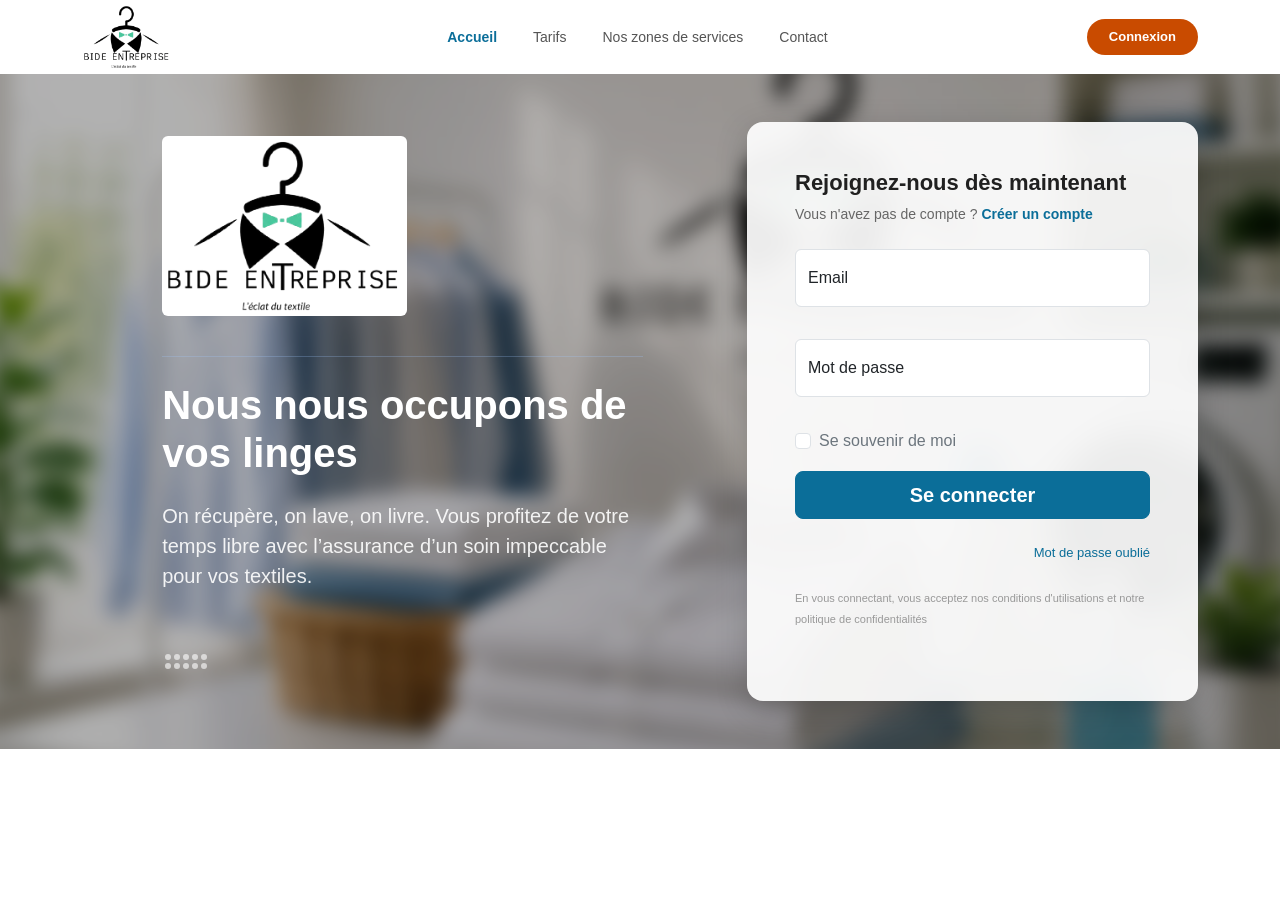
<file: login.html>
<!DOCTYPE html>
<html lang="fr">

<head>
    <meta charset="UTF-8">
    <meta name="viewport" content="width=device-width, initial-scale=1.0">

    <title>Bidé | Connexion</title>
    <meta name="description" content="Service de pressing à domicile disponible 24h/24 à Lomé. Nettoyage à sec, repassage professionnel et livraison express.">
    <meta property="og:title" content="Bidé — Connexion">
    <meta property="og:description" content="On récupère, on lave, on livre. Votre pressing urbain de confiance.">
    <meta property="og:type" content="website">
    <meta name="theme-color" content="#0B6E99">

    <link rel="icon" href="assets/favicon.png" type="image/png">

    <!-- Fonts -->
    <link rel="preconnect" href="https://fonts.googleapis.com">
    <link rel="preconnect" href="https://fonts.gstatic.com" crossorigin>
    <link href="https://fonts.googleapis.com/css2?family=Outfit:wght@300;400;500;600;700;800&display=swap" rel="stylesheet">
    <link rel="stylesheet" href="https://fonts.googleapis.com/css2?family=Material+Symbols+Outlined" />

    <!-- Bootstrap -->
    <link
        href="https://cdn.jsdelivr.net/npm/bootstrap@5.3.3/dist/css/bootstrap.min.css"
        rel="stylesheet"
    >

    <!-- Bootstrap Icons -->
    <link
        rel="stylesheet"
        href="https://cdn.jsdelivr.net/npm/bootstrap-icons@1.11.3/font/bootstrap-icons.min.css"
    >

    <!-- CSS personnalisé -->
    <link rel="stylesheet" href="css/login.css"> 
    <link rel="stylesheet" href="css/nav-bar.css">
    <link rel="stylesheet" href="css/vitrine.css">
</head>

<body>

<!-- =========================
     NAVBAR
========================= -->

<nav class="navbar navbar-expand-lg bg-white">
    <div class="container">

        <!-- Logo -->
        <a class="navbar-brand" href="index.html">
            <img src="assets/logo.png" alt="Bidé Entreprise" class="logo">
        </a>

        <!-- Bouton mobile -->
        <button
            class="navbar-toggler"
            type="button"
            data-bs-toggle="collapse"
            data-bs-target="#mainNavbar"
        >
            <span class="navbar-toggler-icon"></span>
        </button>

        <!-- Menu -->
        <div class="collapse navbar-collapse" id="mainNavbar">

            <ul class="navbar-nav mx-auto">

                <li class="nav-item">
                    <a class="nav-link active" href="index.html#hero">
                        Accueil
                    </a>
                </li>

                <li class="nav-item">
                    <a class="nav-link" href="index.html#tarifs">
                        Tarifs
                    </a>
                </li>

                <li class="nav-item">
                    <a class="nav-link" href="index.html#agences">
                        Nos zones de services
                    </a>
                </li>

                <li class="nav-item">
                    <a class="nav-link" href="index.html#contact">
                        Contact
                    </a>
                </li>

            </ul>

            <!-- Partie droite -->
            <div class="navbar-right d-flex align-items-center gap-3">

                <a href="login.html" class="btn-reserver">
                    Connexion
                </a>


            </div>

        </div>
    </div>
</nav>


<main>
<!-- Login 9 - Bootstrap Brain Component -->
<section class="login-section py-3 py-md-5 py-xl-8">
  <div class="container">
    <div class="row gy-4 align-items-center">
      <div class="col-12 col-md-6 col-xl-7">
        <div class="d-flex justify-content-center login-left">
          <div class="col-12 col-xl-9">
            <img class="img-fluid rounded mb-4" loading="lazy" src="assets/logo.png" width="245" height="80" alt="BIDE Logo">
            <hr class="border-primary-subtle mb-4">
            <h2 class="h1 mb-4">Nous nous occupons de vos linges</h2>
            <p class="lead mb-5">On récupère, on lave, on livre. Vous profitez de votre temps libre avec l’assurance d’un soin impeccable pour vos textiles.</p>
            <div class="text-endx">
              <svg xmlns="http://www.w3.org/2000/svg" width="48" height="48" fill="currentColor" class="bi bi-grip-horizontal" viewBox="0 0 16 16">
                <path d="M2 8a1 1 0 1 1 0 2 1 1 0 0 1 0-2zm0-3a1 1 0 1 1 0 2 1 1 0 0 1 0-2zm3 3a1 1 0 1 1 0 2 1 1 0 0 1 0-2zm0-3a1 1 0 1 1 0 2 1 1 0 0 1 0-2zm3 3a1 1 0 1 1 0 2 1 1 0 0 1 0-2zm0-3a1 1 0 1 1 0 2 1 1 0 0 1 0-2zm3 3a1 1 0 1 1 0 2 1 1 0 0 1 0-2zm0-3a1 1 0 1 1 0 2 1 1 0 0 1 0-2zm3 3a1 1 0 1 1 0 2 1 1 0 0 1 0-2zm0-3a1 1 0 1 1 0 2 1 1 0 0 1 0-2z" />
              </svg>
            </div>
          </div>
        </div>
      </div>
      <div class="col-12 col-md-6 col-xl-5">
        <div class="card border-0 rounded-4">
          <div class="card-body p-3 p-md-4 p-xl-5">
            <div class="row">
              <div class="col-12">
                <div class="mb-4">
                  <h3>Rejoignez-nous dès maintenant</h3>
                  <p>Vous n'avez pas de compte ?<a href="register.html">Créer un compte</a></p>
                </div>
              </div>
            </div>
            <form action="#!">
              <div class="row gy-3 overflow-hidden">
                <div class="col-12">
                  <div class="form-floating mb-3">
                    <input type="email" class="form-control" name="email" id="email" placeholder="name@example.com" required>
                    <label for="email" class="form-label">Email</label>
                  </div>
                </div>
                <div class="col-12">
                  <div class="form-floating mb-3">
                    <input type="password" class="form-control" name="password" id="password" value="" placeholder="Password" required>
                    <label for="password" class="form-label">Mot de passe</label>
                  </div>
                </div>
                <div class="col-12">
                  <div class="form-check">
                    <input class="form-check-input" type="checkbox" value="" name="remember_me" id="remember_me">
                    <label class="form-check-label text-secondary" for="remember_me">
                      Se souvenir de moi
                    </label>
                  </div>
                </div>
                <div class="col-12">
                  <div class="d-grid">
                    <button type="submit" class="btn btn-primary btn-lg w-100">Se connecter</button>
                  </div>
                </div>
              </div>
            </form>
            <div class="row">
              <div class="col-12">
                <div class="d-flex gap-2 gap-md-4 flex-column flex-md-row justify-content-md-end mt-4">
                  <a href="#!">Mot de passe oublié</a>
                </div>
              </div>
            </div>
            <div class="row">
              <div class="col-12">
                <p class="mt-4 mb-4"><small>En vous connectant, vous acceptez nos conditions d'utilisations et notre politique de confidentialités</small></p>
                
              </div>
            </div>
          </div>
        </div>
      </div>
    </div>
  </div>
</section>
</main>

<!-- Bootstrap JS -->
<script src="https://cdn.jsdelivr.net/npm/bootstrap@5.3.3/dist/js/bootstrap.bundle.min.js"></script>

<!-- Script de connexion -->
<script src="js/login.js"></script>

</body>
</html>
</file>
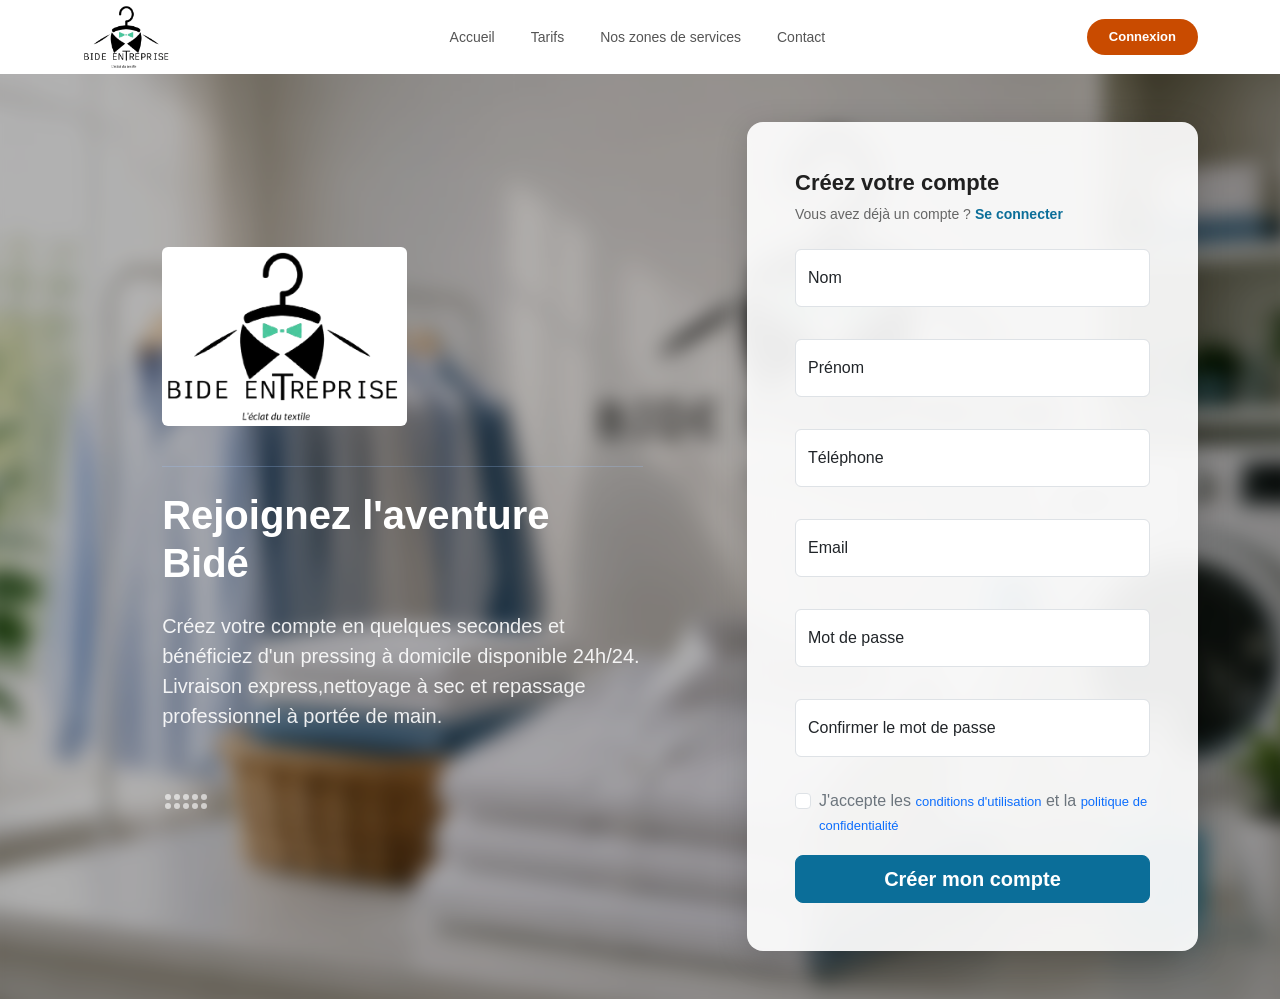
<file: register.html>
<!DOCTYPE html>
<html lang="fr">

<head>
    <meta charset="UTF-8">
    <meta name="viewport" content="width=device-width, initial-scale=1.0">

    <title>Bidé | Créer un compte</title>
    <meta name="description" content="Créez votre compte Bidé et profitez d'un pressing à domicile disponible 24h/24 à Lomé.">
    <meta property="og:title" content="Bidé — Créer un compte">
    <meta property="og:description" content="Rejoignez Bidé, votre pressing urbain de confiance.">
    <meta property="og:type" content="website">
    <meta name="theme-color" content="#0B6E99">

    <link rel="icon" href="assets/favicon.png" type="image/png">

    <!-- Fonts -->
    <link rel="preconnect" href="https://fonts.googleapis.com">
    <link rel="preconnect" href="https://fonts.gstatic.com" crossorigin>
    <link href="https://fonts.googleapis.com/css2?family=Outfit:wght@300;400;500;600;700;800&display=swap" rel="stylesheet">
    <link rel="stylesheet" href="https://fonts.googleapis.com/css2?family=Material+Symbols+Outlined" />

    <!-- Bootstrap -->
    <link
        href="https://cdn.jsdelivr.net/npm/bootstrap@5.3.3/dist/css/bootstrap.min.css"
        rel="stylesheet"
    >

    <!-- Bootstrap Icons -->
    <link
        rel="stylesheet"
        href="https://cdn.jsdelivr.net/npm/bootstrap-icons@1.11.3/font/bootstrap-icons.min.css"
    >

    <!-- CSS personnalisé -->
    <link rel="stylesheet" href="css/login.css"> 
    <link rel="stylesheet" href="css/nav-bar.css">
    <link rel="stylesheet" href="css/vitrine.css">
</head>

<body>

<!-- =========================
     NAVBAR
========================= -->

<nav class="navbar navbar-expand-lg bg-white">
    <div class="container">

        <!-- Logo -->
        <a class="navbar-brand" href="index.html">
            <img src="assets/logo.png" alt="Bidé Entreprise" class="logo">
        </a>

        <!-- Bouton mobile -->
        <button
            class="navbar-toggler"
            type="button"
            data-bs-toggle="collapse"
            data-bs-target="#mainNavbar"
        >
            <span class="navbar-toggler-icon"></span>
        </button>

        <!-- Menu -->
        <div class="collapse navbar-collapse" id="mainNavbar">

            <ul class="navbar-nav mx-auto">

                <li class="nav-item">
                    <a class="nav-link" href="index.html">
                        Accueil
                    </a>
                </li>

                <li class="nav-item">
                    <a class="nav-link" href="index.html#tarifs">
                        Tarifs
                    </a>
                </li>

                <li class="nav-item">
                    <a class="nav-link" href="index.html#agences">
                        Nos zones de services
                    </a>
                </li>

                <li class="nav-item">
                    <a class="nav-link" href="index.html#contact">
                        Contact
                    </a>
                </li>

            </ul>

            <!-- Partie droite -->
            <div class="navbar-right d-flex align-items-center gap-3">

                <a href="login.html" class="btn-reserver">
                    Connexion
                </a>


            </div>

        </div>
    </div>
</nav>


<main>
<!-- Register Section -->
<section class="login-section py-3 py-md-5 py-xl-8">
  <div class="container">
    <div class="row gy-4 align-items-center">
      <div class="col-12 col-md-6 col-xl-7">
        <div class="d-flex justify-content-center login-left">
          <div class="col-12 col-xl-9">
            <img class="img-fluid rounded mb-4" loading="lazy" src="assets/logo.png" width="245" height="80" alt="BIDE Logo">
            <hr class="border-primary-subtle mb-4">
            <h2 class="h1 mb-4">Rejoignez l'aventure Bidé</h2>
            <p class="lead mb-5">Créez votre compte en quelques secondes et bénéficiez d'un pressing à domicile disponible 24h/24. Livraison express,nettoyage à sec et repassage professionnel à portée de main.</p>
            <div class="text-endx">
              <svg xmlns="http://www.w3.org/2000/svg" width="48" height="48" fill="currentColor" class="bi bi-grip-horizontal" viewBox="0 0 16 16">
                <path d="M2 8a1 1 0 1 1 0 2 1 1 0 0 1 0-2zm0-3a1 1 0 1 1 0 2 1 1 0 0 1 0-2zm3 3a1 1 0 1 1 0 2 1 1 0 0 1 0-2zm0-3a1 1 0 1 1 0 2 1 1 0 0 1 0-2zm3 3a1 1 0 1 1 0 2 1 1 0 0 1 0-2zm0-3a1 1 0 1 1 0 2 1 1 0 0 1 0-2zm3 3a1 1 0 1 1 0 2 1 1 0 0 1 0-2zm0-3a1 1 0 1 1 0 2 1 1 0 0 1 0-2zm3 3a1 1 0 1 1 0 2 1 1 0 0 1 0-2zm0-3a1 1 0 1 1 0 2 1 1 0 0 1 0-2z" />
              </svg>
            </div>
          </div>
        </div>
      </div>
      <div class="col-12 col-md-6 col-xl-5">
        <div class="card border-0 rounded-4">
          <div class="card-body p-3 p-md-4 p-xl-5">
            <div class="row">
              <div class="col-12">
                <div class="mb-4">
                  <h3>Créez votre compte</h3>
                  <p>Vous avez déjà un compte ?<a href="login.html">Se connecter</a></p>
                </div>
              </div>
            </div>
            <form action="#!">
              <div class="row gy-3 overflow-hidden">
                <div class="col-12">
                  <div class="form-floating mb-3">
                    <input type="text" class="form-control" name="nom" id="nom" placeholder="Dupont" required>
                    <label for="nom" class="form-label">Nom</label>
                  </div>
                </div>
                <div class="col-12">
                  <div class="form-floating mb-3">
                    <input type="text" class="form-control" name="prenom" id="prenom" placeholder="Jean" required>
                    <label for="prenom" class="form-label">Prénom</label>
                  </div>
                </div>
                <div class="col-12">
                  <div class="form-floating mb-3">
                    <input type="tel" class="form-control" name="telephone" id="telephone" placeholder="+228 90 00 00 00" required>
                    <label for="telephone" class="form-label">Téléphone</label>
                  </div>
                </div>
                <div class="col-12">
                  <div class="form-floating mb-3">
                    <input type="email" class="form-control" name="email" id="email" placeholder="name@example.com" required>
                    <label for="email" class="form-label">Email</label>
                  </div>
                </div>
                <div class="col-12">
                  <div class="form-floating mb-3">
                    <input type="password" class="form-control" name="password" id="password" value="" placeholder="Mot de passe" required>
                    <label for="password" class="form-label">Mot de passe</label>
                  </div>
                </div>
                <div class="col-12">
                  <div class="form-floating mb-3">
                    <input type="password" class="form-control" name="confirm_password" id="confirm_password" value="" placeholder="Confirmer le mot de passe" required>
                    <label for="confirm_password" class="form-label">Confirmer le mot de passe</label>
                  </div>
                </div>
                <div class="col-12">
                  <div class="form-check">
                    <input class="form-check-input" type="checkbox" value="" name="terms" id="terms" required>
                    <label class="form-check-label text-secondary" for="terms">
                      J'accepte les <a href="#!" class="text-primary">conditions d'utilisation</a> et la <a href="#!" class="text-primary">politique de confidentialité</a>
                    </label>
                  </div>
                </div>
                <div class="col-12">
                  <div class="d-grid">
                       <button class="btn btn-primary btn-lg" type="submit" id="register">Créer mon compte</button>
                  </div>
                </div>
              </div>
            </form>
          </div>
        </div>
      </div>
    </div>
  </div>
</section>
</main> 
<!-- Bootstrap JS -->
<script src="https://cdn.jsdelivr.net/npm/bootstrap@5.3.3/dist/js/bootstrap.bundle.min.js"></script>

<!-- Script d'inscription -->
<script src="js/register.js"></script>
</body>
</html>
</file>
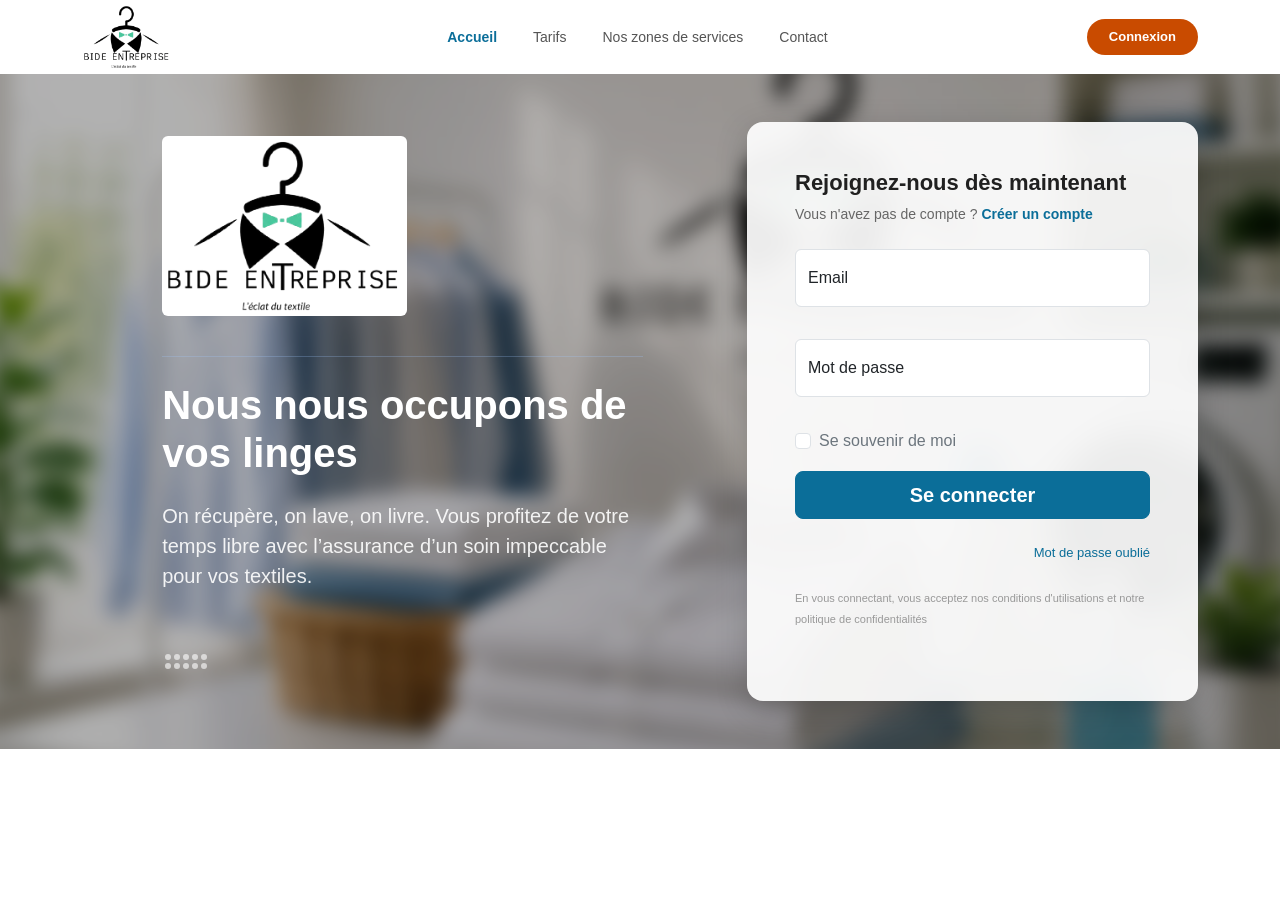
<file: pages/client.html>
<!DOCTYPE html>
<html lang="fr">
<head>
  <meta charset="UTF-8">
  <meta name="viewport" content="width=device-width, initial-scale=1.0">
  <title>Espace Client | Pressing Bidè</title>
  
  <link rel="icon" href="../assets/favicon.png" type="image/png">
  <!-- Bootstrap 5.3 CSS & Icons -->
  <link href="https://cdn.jsdelivr.net/npm/bootstrap@5.3.2/dist/css/bootstrap.min.css" rel="stylesheet">
  <link href="https://cdn.jsdelivr.net/npm/bootstrap-icons@1.11.1/font/bootstrap-icons.css" rel="stylesheet">
  <!-- Google Font: Inter -->
  <link rel="preconnect" href="https://fonts.googleapis.com">
  <link rel="preconnect" href="https://fonts.gstatic.com" crossorigin>
  <link href="https://fonts.googleapis.com/css2?family=Inter:wght@400;500;600;700&display=swap" rel="stylesheet">

  <!-- Fichier CSS Externe -->
  <link rel="stylesheet" href="../css/client.css">
</head>
<body>

  <div class="sidebar-overlay" id="sidebar-overlay"></div>

  <!-- SIDEBAR LATÉRALE -->
  <aside class="sidebar-wrapper" id="sidebar">
    <div class="sidebar-brand">
      <a class="navbar-brand" href="#">
        <img src="../assets/logo.png" alt="Bidé Entreprise" class="logo">
      </a>
    </div>
    <ul class="sidebar-menu">
      <li>
        <a class="nav-link active" data-target="dashboard">
          <i class="bi bi-grid-1x2-fill"></i> Tableau de bord
        </a>
      </li>
      <li>
        <a class="nav-link" data-target="new-order">
          <i class="bi bi-plus-circle-fill"></i> Nouvelle commande
        </a>
      </li>
      <li>
        <a class="nav-link" data-target="tracking">
          <i class="bi bi-clock-history"></i> Suivi des commandes
        </a>
      </li>
      <li>
        <a class="nav-link" data-target="orders">
          <i class="bi bi-bag-check-fill"></i> Historique
        </a>
      </li>
      <li>
        <a class="nav-link" data-target="profile">
          <i class="bi bi-person-fill"></i> Mon Profil
        </a>
      </li>
    </ul>

    <div class="p-3 mt-auto">
      <button type="button" class="btn btn-outline-danger w-100 d-flex align-items-center justify-content-center gap-2" id="logoutBtn">
        <i class="bi bi-box-arrow-left"></i><span>Déconnexion</span>
      </button>
    </div>
  </aside>

  <!-- contenu principal -->
  <main class="main-content">

    <!-- navbar -->
    <header class="d-flex justify-content-between align-items-center mb-4 gap-3">
      <div class="d-flex align-items-center gap-2">
        <button class="btn btn-white border d-lg-none p-2 shadow-sm" id="sidebar-toggle">
          <i class="bi bi-list fs-4"></i>
        </button>
        <h4 class="fw-bold mb-0 text-dark d-none d-md-block" style="color: var(--bleu-pressing)!important;">Espace Client</h4>
      </div>

      <div class="d-flex align-items-center gap-3">
        <!-- Cloche de notifications -->
        <div class="dropdown position-relative" id="clientNotifDropdown">
          <button class="btn btn-white border shadow-sm p-2 rounded-circle position-relative" type="button" id="clientNotificationBtn" data-bs-toggle="dropdown" aria-expanded="false" onclick="event.stopPropagation()">
            <i class="bi bi-bell fs-5 text-dark"></i>
            <span class="position-absolute top-0 start-100 translate-middle p-0 bg-danger border border-light rounded-circle notif-dot-client" style="display:none;"></span>
          </button>
          <ul class="dropdown-menu dropdown-menu-end p-0" id="clientNotificationMenu" style="width: 340px; max-height: 400px; overflow-y: auto;">
            <li class="px-3 py-2 border-bottom fw-bold text-dark">
              <i class="bi bi-bell me-2"></i>Notifications
            </li>
            <li class="px-3 py-3 text-center text-muted small" id="clientEmptyNotifications">
              Aucune notification pour le moment
            </li>
          </ul>
        </div>

        <!-- Avatar / profil -->
        <div class="d-flex align-items-center gap-3" style="cursor: pointer;" onclick="navigateTo('profile')">
          <div class="header-avatar" id="user-avatar">
            AD
          </div>
          <div>
            <div class="fw-bold fs-7" id="header-user-name">Amina Diallo</div>
            <div class="text-muted small" style="font-size: 0.75rem;">Client Premium</div>
          </div>
        </div>
      </div>
    </header>

    <!-- dashboard-->
    <section id="dashboard" class="tab-pane-custom active">
      <div class="mb-4">
        <h2 class="fw-bold mb-1">Bonjour <span class="user-display-name">AK Amenouveve light</span>, </h2>
        <p class="text-muted">Ravi de vous revoir sur votre espace Pressing BIDE.</p>
      </div>

      <!-- block active -->
      <div id="dashboard-content-area"></div>

      <div class="row g-3 mt-2">
        <div class="col-12 col-md-4">
          <div class="card border-0 shadow-sm p-4 h-100 rounded-4">
            <div class="d-flex align-items-center gap-3 mb-3">
              <div class="icon-box"><i class="bi bi-star-fill"></i></div>
              <div>
                <h6 class="fw-bold mb-0">Points Fidélité</h6>
              </div>
            </div>
            <h2 class="fw-bold my-1" style="color: var(--bleu-pressing);">0 <span class="fs-6 text-muted fw-normal">pts</span></h2>
            <p class="text-muted small mb-0 mt-2">Passez une commande pour commencer à cumuler des points.</p>
          </div>
        </div>

        <div class="col-12 col-md-4">
          <div class="card border-0 shadow-sm p-4 h-100 rounded-4">
            <div class="d-flex align-items-center gap-3 mb-3">
              <div class="icon-box"><i class="bi bi-geo-alt-fill"></i></div>
              <div>
                <h6 class="fw-bold mb-0">Adresse enregistrée</h6>
                <small class="text-muted">Par défaut</small>
              </div>
            </div>
            <p class="fw-medium mb-1 text-dark" id="dash-address-display">Résidence Les Palmiers, Appt 4B, Lomé</p>
            <button class="btn btn-link text-decoration-none p-0 small fw-bold" style="color: var(--bleu-pressing);" onclick="navigateTo('profile')">Modifier l'adresse</button>
          </div>
        </div>

        <div class="col-12 col-md-4">
          <div class="card border-0 shadow-sm p-4 h-100 rounded-4">
            <div class="d-flex align-items-center gap-3 mb-3">
              <div class="icon-box"><i class="bi bi-shop"></i></div>
              <div>
                <h6 class="fw-bold mb-0">Boutique Bidè</h6>
                <small class="text-muted">Agence Principale</small>
              </div>
            </div>
            <p class="fw-medium mb-1 text-dark">Agence Centrale - Bd du 13 Janvier</p>
            <small class="text-muted">Ouvert 7j/7 de 07h30 à 20h00</small>
          </div>
        </div>
      </div>
    </section>

    <!-- nouvelle commande -->
    <section id="new-order" class="tab-pane-custom">
      <div class="row g-4">
        <div class="col-lg-8">
          <h2 class="fw-bold mb-1">Choix des articles</h2>
          <p class="text-muted mb-4">Sélectionnez les articles à confier à nos spécialistes.</p>

          <div class="d-flex gap-2 mb-4 overflow-x-auto pb-2" id="category-filters">
            <button class="category-pill active" data-cat="all">Tous les articles</button>
            <button class="category-pill" data-cat="quotidien">Vêtements Quotidiens</button>
            <button class="category-pill" data-cat="maison">Linge de Maison</button>
            <button class="category-pill" data-cat="delicat">Pièces Délicates</button>
          </div>

          <div class="row g-3" id="articles-grid"></div>
        </div>

        <!-- panier -->
        <div class="col-lg-4">
          <div class="card border-0 shadow-sm rounded-4 p-4 sticky-top" style="top: 20px;">
            <h4 class="fw-bold mb-4">Votre panier</h4>
            
            <div id="cart-summary-items" class="mb-3">
              <p class="text-muted small">Aucun article sélectionné.</p>
            </div>

            <hr>
            <div class="d-flex justify-content-between mb-2">
              <span class="text-muted">Sous-total</span>
              <span class="fw-semibold" id="cart-subtotal">0 CFA</span>
            </div>

            <div class="my-4">
              <span class="text-uppercase small fw-bold text-muted d-block">Total estimé</span>
              <h2 class="fw-bold my-0" style="color: var(--bleu-pressing);" id="cart-total">0 CFA</h2>
            </div>
            <button class="btn btn-cta w-100 py-3 fw-bold mb-3" id="btn-proceed-checkout" disabled onclick="navigateTo('checkout')">
              Continuer vers la livraison & paiement <i class="bi bi-arrow-right me-1"></i>
            </button>
          </div>
        </div>
      </div>
    </section>

    <!--paiement et livraison -->
    <section id="checkout" class="tab-pane-custom">
      <div class="row g-4">
        <div class="col-lg-7">
          <h2 class="fw-bold mb-1">Livraison & Paiement</h2>
          <p class="text-muted mb-4">Choisissez comment déposer/récupérer vos vêtements et régler.</p>

          <h5 class="fw-bold mb-3"><i class="bi bi-geo-alt me-2"></i>Option de Récupération / Retrait</h5>
          <div class="row g-3 mb-4">
            <div class="col-md-6">
              <div class="selectable-card selected d-flex align-items-center gap-3" id="option-delivery-home" onclick="selectDeliveryMode('home')">
                <div class="icon-box"><i class="bi bi-house-door-fill"></i></div>
                <div>
                  <h6 class="fw-bold mb-0">À domicile</h6>
                  <small class="text-muted">+ 1 000 CFA (Collecte & Envoi)</small>
                </div>
              </div>
            </div>
            <div class="col-md-6">
              <div class="selectable-card d-flex align-items-center gap-3" id="option-delivery-store" onclick="selectDeliveryMode('store')">
                <div class="icon-box"><i class="bi bi-shop"></i></div>
                <div>
                  <h6 class="fw-bold mb-0">En Agence / Boutique</h6>
                  <small class="text-muted">Gratuit (Dépôt & Retrait)</small>
                </div>
              </div>
            </div>
          </div>

          <div id="home-address-block" class="card border-0 shadow-sm p-3 mb-4 rounded-3">
            <label class="form-label fw-bold small text-muted">Adresse de collecte et livraison :</label>
            <input type="text" class="form-control" id="checkout-address-input" value="Résidence Les Palmiers, Appt 4B, Lomé">
          </div>

          <h5 class="fw-bold mb-3"><i class="bi bi-credit-card me-2"></i>Mode de paiement</h5>
          <div class="d-flex flex-column gap-3 mb-4">
            
            <div class="selectable-card selected d-flex justify-content-between align-items-center" id="pay-mobile" onclick="selectPaymentMode('mobile')">
              <div class="d-flex align-items-center gap-3">
                <div class="icon-box"><i class="bi bi-phone-fill"></i></div>
                <div>
                  <h6 class="fw-bold mb-0">Mobile Money</h6>
                  <small class="text-muted">TMoney, Flooz</small>
                </div>
              </div>
              <i class="bi bi-check-circle-fill text-success fs-5 check-icon"></i>
            </div>

            <div class="selectable-card d-flex justify-content-between align-items-center" id="pay-card" onclick="selectPaymentMode('card')">
              <div class="d-flex align-items-center gap-3">
                <div class="icon-box"><i class="bi bi-credit-card-2-front-fill"></i></div>
                <div>
                  <h6 class="fw-bold mb-0">Carte Visa / Mastercard</h6>
                  <small class="text-muted">Paiement sécurisé en ligne</small>
                </div>
              </div>
              <i class="bi bi-check-circle-fill text-success fs-5 check-icon d-none"></i>
            </div>

            <div class="selectable-card d-flex justify-content-between align-items-center" id="pay-cash" onclick="selectPaymentMode('cash')">
              <div class="d-flex align-items-center gap-3">
                <div class="icon-box"><i class="bi bi-cash-stack"></i></div>
                <div>
                  <h6 class="fw-bold mb-0">Paiement en espèces</h6>
                  <small class="text-muted">À la collecte ou au comptoir</small>
                </div>
              </div>
              <i class="bi bi-check-circle-fill text-success fs-5 check-icon d-none"></i>
            </div>

          </div>
        </div>

        <div class="col-lg-5">
          <div class="card border-0 shadow-sm rounded-4 p-4">
            <h5 class="fw-bold mb-4">Récapitulatif final</h5>
            
            <div id="checkout-summary-list" class="mb-3"></div>

            <hr>
            <div class="d-flex justify-content-between mb-2">
              <span class="text-muted">Sous-total</span>
              <span class="fw-semibold" id="checkout-subtotal">0 CFA</span>
            </div>
            <div class="d-flex justify-content-between mb-2">
              <span class="text-muted">Logistique</span>
              <span class="fw-semibold" id="checkout-shipping">1 000 CFA</span>
            </div>

            <hr>
            <div class="d-flex justify-content-between align-items-center my-3">
              <span class="fw-bold fs-5">Total à payer</span>
              <span class="fw-bold fs-3" style="color: var(--orange-energie);" id="checkout-final-total">0 CFA</span>
            </div>

            <button class="btn btn-cta w-100 py-3 fw-bold" id="btn-confirm-order" onclick="confirmOrderProcess()">Valider & Payer</button>
          </div>
        </div>
      </div>
    </section>

    <!-- suivi-->
    <section id="tracking" class="tab-pane-custom">
      <div class="mb-4">
        <h2 class="fw-bold mb-1">Suivi des commandes en cours</h2>
        <p class="text-muted">Suivez l'état en temps réel de tous vos vêtements déposés.</p>
      </div>

      <div id="active-trackings-container"></div>
    </section>

    <!-- historique -->
    <section id="orders" class="tab-pane-custom">
      <div class="mb-4">
        <h3 class="fw-bold mb-1">Historique des commandes</h3>
        <p class="text-muted small mb-0">Consultez vos commandes et éditez vos reçus de paiement.</p>
      </div>

      <div class="card border-0 shadow-sm rounded-4 overflow-hidden">
        <div class="table-responsive">
          <table class="table align-middle mb-0">
            <thead class="table-light">
              <tr>
                <th class="py-3 px-4">N° Commande</th>
                <th class="py-3 px-4">Date</th>
                <th class="py-3 px-4">Option</th>
                <th class="py-3 px-4">Articles</th>
                <th class="py-3 px-4">Montant</th>
                <th class="py-3 px-4">Statut</th>
                <th class="py-3 px-4 text-end">Action</th>
              </tr>
            </thead>
            <tbody id="history-table-body"></tbody>
          </table>
        </div>
      </div>
    </section>

    <!--profil-->
    <section id="profile" class="tab-pane-custom">
      <div class="mb-4">
        <h2 class="fw-bold mb-1">Mon Profil</h2>
        <p class="text-muted">Gérez vos coordonnées, votre photo de profil et votre mot de passe.</p>
      </div>

      <div class="row g-4">
        <!-- information personnelle-->
        <div class="col-md-4">
          <div class="card border-0 shadow-sm p-4 text-center rounded-4">
            <div class="profile-avatar-container mb-3" id="profile-avatar">
              AD
            </div>
            <h5 class="fw-bold mb-1" id="profile-card-name">Amina Diallo</h5>
            <p class="text-muted small mb-3">Client Privilège</p>
            
            <!-- import du photo -->
            <input type="file" id="avatar-input" accept="image/*" class="d-none" onchange="handleAvatarUpload(event)">
            <button class="btn btn-brand-outline btn-sm w-100" onclick="document.getElementById('avatar-input').click()">
              <i class="bi bi-camera me-1"></i> Changer la photo
            </button>
          </div>
        </div>

        <!-- form-->
        <div class="col-md-8">
          <div class="card border-0 shadow-sm p-4 rounded-4 mb-4">
            <h5 class="fw-bold mb-4" style="color: var(--bleu-pressing);"><i class="bi bi-person me-2"></i>Informations personnelles</h5>
            <form id="profile-form" onsubmit="saveProfile(event)">
              <div class="row g-3">
                <div class="col-md-6">
                  <label class="form-label small fw-bold">Nom complet</label>
                  <input type="text" class="form-control" id="profile-name" value="Amina Diallo" required>
                </div>
                <div class="col-md-6">
                  <label class="form-label small fw-bold">Téléphone</label>
                  <input type="tel" class="form-control" id="profile-phone" value="+228 90 12 34 56" required>
                </div>
                <div class="col-md-12">
                  <label class="form-label small fw-bold">Adresse Email</label>
                  <input type="email" class="form-control" id="profile-email" value="amina.diallo@example.com" required>
                </div>
                <div class="col-md-12">
                  <label class="form-label small fw-bold">Adresse de livraison par défaut</label>
                  <textarea class="form-control" id="profile-address" rows="2">Résidence Les Palmiers, Appt 4B, Lomé</textarea>
                </div>
                <div class="col-12 mt-4">
                  <button type="submit" class="btn btn-brand px-4">Enregistrer les modifications</button>
                </div>
              </div>
            </form>
          </div>

          <!-- mot de passe -->
          <div class="card border-0 shadow-sm p-4 rounded-4">
            <h5 class="fw-bold mb-4" style="color: var(--bleu-pressing);"><i class="bi bi-shield-lock me-2"></i>Changer le mot de passe</h5>
            <form id="password-form" onsubmit="changePassword(event)">
              <div class="row g-3">
                <div class="col-md-12">
                  <label class="form-label small fw-bold">Mot de passe actuel</label>
                  <input type="password" class="form-control" id="current-pass" required placeholder="••••••••">
                </div>
                <div class="col-md-6">
                  <label class="form-label small fw-bold">Nouveau mot de passe</label>
                  <input type="password" class="form-control" id="new-pass" required placeholder="••••••••">
                </div>
                <div class="col-md-6">
                  <label class="form-label small fw-bold">Confirmer le nouveau mot de passe</label>
                  <input type="password" class="form-control" id="confirm-pass" required placeholder="••••••••">
                </div>
                <div class="col-12 mt-4">
                  <button type="submit" class="btn btn-brand px-4">Mettre à jour le mot de passe</button>
                </div>
              </div>
            </form>
          </div>
        </div>
      </div>
    </section>

  </main>

  <!--modal de paie-->
  <div class="modal fade" id="orderDetailModal" tabindex="-1" aria-hidden="true">
    <div class="modal-dialog modal-dialog-centered">
      <div class="modal-content rounded-4 border-0">
        <div class="modal-header border-0 pb-0">
          <h5 class="modal-title fw-bold">Détails de la commande</h5>
          <button type="button" class="btn-close" data-bs-dismiss="modal" aria-label="Close"></button>
        </div>
        <div class="modal-body p-4" id="printable-receipt">
          <div class="text-center mb-4 pb-3 border-bottom">
            <a class="navbar-brand d-inline-block mb-2" href="#">
              <img src="../assets/logo.png" alt="Bidé Entreprise" class="logo">
            </a>
            <p class="text-muted small mb-0">Reçu de paiement officiel</p>
          </div>

          <div class="row mb-3 small">
            <div class="col-6 text-muted">N° Commande :</div>
            <div class="col-6 text-end fw-bold" id="modal-order-id">#BD-0000</div>
            <div class="col-6 text-muted">Date :</div>
            <div class="col-6 text-end fw-bold" id="modal-order-date">--/--/----</div>
            <div class="col-6 text-muted">Mode de Récupération :</div>
            <div class="col-6 text-end fw-bold" id="modal-order-mode">--</div>
            <div class="col-6 text-muted">Mode de Paiement :</div>
            <div class="col-6 text-end fw-bold" id="modal-order-pay">--</div>
          </div>

          <h6 class="fw-bold mb-2 small text-uppercase text-muted">Articles confiés</h6>
          <div id="modal-order-items" class="p-3 bg-light rounded-3 mb-3 small"></div>

          <div class="d-flex justify-content-between mb-1 small">
            <span class="text-muted">Sous-total :</span>
            <span class="fw-semibold" id="modal-order-subtotal">0 CFA</span>
          </div>
          <div class="d-flex justify-content-between mb-2 small">
            <span class="text-muted">Frais logistiques :</span>
            <span class="fw-semibold" id="modal-order-shipping">0 CFA</span>
          </div>
          <hr>
          <div class="d-flex justify-content-between fw-bold fs-5" style="color: var(--bleu-pressing);">
            <span>Total réglé :</span>
            <span id="modal-order-total">0 CFA</span>
          </div>
        </div>
        <div class="modal-footer border-0 pt-0">
          <button type="button" class="btn btn-light" data-bs-dismiss="modal">Fermer</button>
          <button type="button" class="btn btn-brand" onclick="window.print()"><i class="bi bi-printer me-2"></i>Imprimer le reçu</button>
        </div>
      </div>
    </div>
  </div>


  <script src="https://cdn.jsdelivr.net/npm/bootstrap@5.3.2/dist/js/bootstrap.bundle.min.js"></script>
  <script src="../js/client.js"></script>
</body>
</html>
</file>
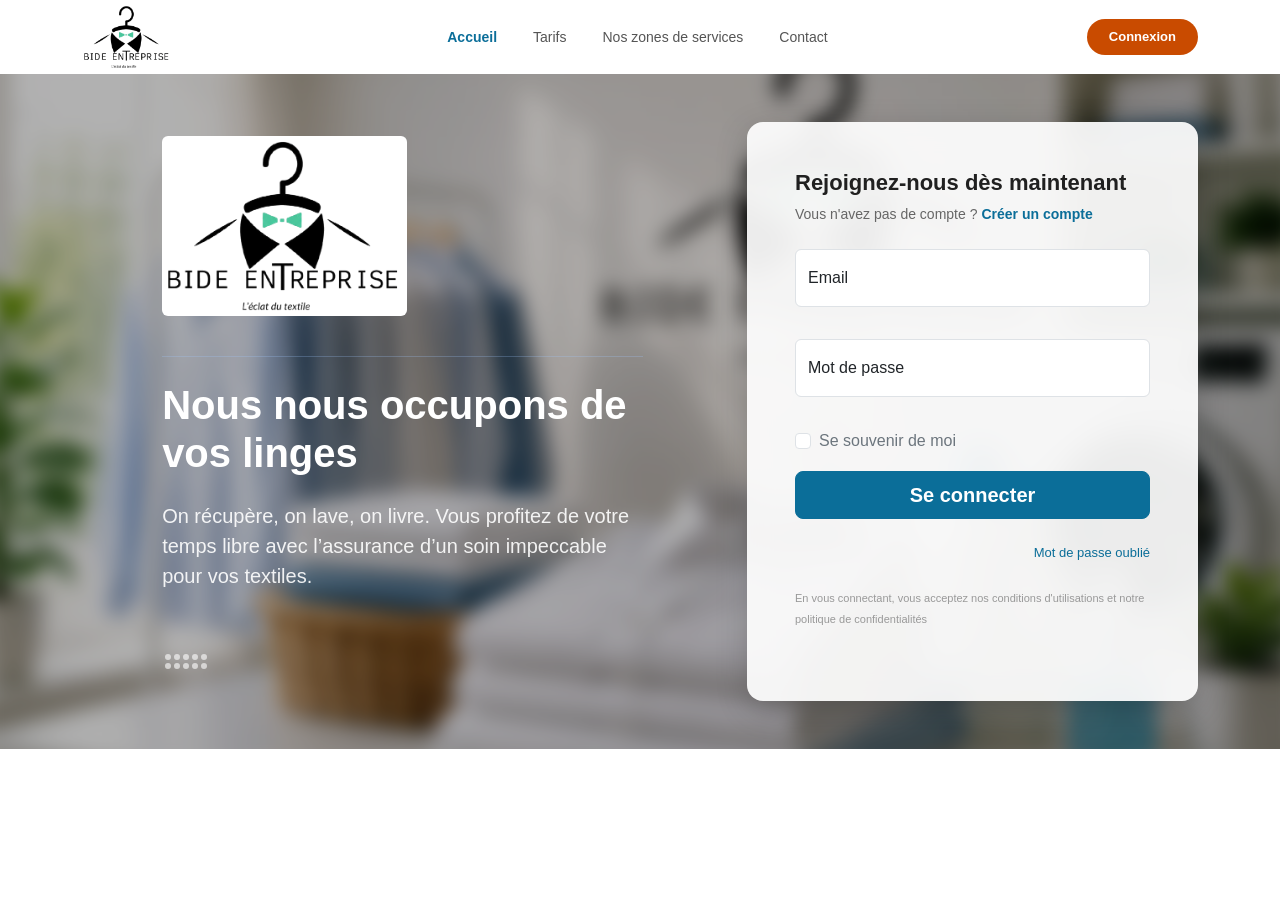
<file: pages/login.html>
<!DOCTYPE html>
<html lang="fr">

<head>
    <meta charset="UTF-8">
    <meta name="viewport" content="width=device-width, initial-scale=1.0">

    <title>Bidé | Connexion</title>
    <meta name="description" content="Service de pressing à domicile disponible 24h/24 à Lomé. Nettoyage à sec, repassage professionnel et livraison express.">
    <meta property="og:title" content="Bidé — Connexion">
    <meta property="og:description" content="On récupère, on lave, on livre. Votre pressing urbain de confiance.">
    <meta property="og:type" content="website">
    <meta name="theme-color" content="#0B6E99">

    <link rel="icon" href="../assets/favicon.png" type="image/png">

    <!-- Fonts -->
    <link rel="preconnect" href="https://fonts.googleapis.com">
    <link rel="preconnect" href="https://fonts.gstatic.com" crossorigin>
    <link href="https://fonts.googleapis.com/css2?family=Outfit:wght@300;400;500;600;700;800&display=swap" rel="stylesheet">
    <link rel="stylesheet" href="https://fonts.googleapis.com/css2?family=Material+Symbols+Outlined" />

    <!-- Bootstrap -->
    <link
        href="https://cdn.jsdelivr.net/npm/bootstrap@5.3.3/dist/css/bootstrap.min.css"
        rel="stylesheet"
    >

    <!-- Bootstrap Icons -->
    <link
        rel="stylesheet"
        href="https://cdn.jsdelivr.net/npm/bootstrap-icons@1.11.3/font/bootstrap-icons.min.css"
    >

    <!-- CSS personnalisé -->
    <link rel="stylesheet" href="../css/login.css"> 
    <link rel="stylesheet" href="../css/nav-bar.css">
    <link rel="stylesheet" href="../css/vitrine.css">
</head>

<body>

<!-- =========================
     NAVBAR
========================= -->

<nav class="navbar navbar-expand-lg bg-white">
    <div class="container">

        <!-- Logo -->
        <a class="navbar-brand" href="index.html">
            <img src="../assets/logo.png" alt="Bidé Entreprise" class="logo">
        </a>

        <!-- Bouton mobile -->
        <button
            class="navbar-toggler"
            type="button"
            data-bs-toggle="collapse"
            data-bs-target="#mainNavbar"
        >
            <span class="navbar-toggler-icon"></span>
        </button>

        <!-- Menu -->
        <div class="collapse navbar-collapse" id="mainNavbar">

            <ul class="navbar-nav mx-auto">

                <li class="nav-item">
                    <a class="nav-link active" href="index.html#hero">
                        Accueil
                    </a>
                </li>

                <li class="nav-item">
                    <a class="nav-link" href="index.html#tarifs">
                        Tarifs
                    </a>
                </li>

                <li class="nav-item">
                    <a class="nav-link" href="index.html#agences">
                        Nos zones de services
                    </a>
                </li>

                <li class="nav-item">
                    <a class="nav-link" href="index.html#contact">
                        Contact
                    </a>
                </li>

            </ul>

            <!-- Partie droite -->
            <div class="navbar-right d-flex align-items-center gap-3">

                <a href="login.html" class="btn-reserver">
                    Connexion
                </a>


            </div>

        </div>
    </div>
</nav>


<main>
<!-- Login 9 - Bootstrap Brain Component -->
<section class="login-section py-3 py-md-5 py-xl-8">
  <div class="container">
    <div class="row gy-4 align-items-center">
      <div class="col-12 col-md-6 col-xl-7">
        <div class="d-flex justify-content-center login-left">
          <div class="col-12 col-xl-9">
            <img class="img-fluid rounded mb-4" loading="lazy" src="../assets/logo.png" width="245" height="80" alt="BIDE Logo">
            <hr class="border-primary-subtle mb-4">
            <h2 class="h1 mb-4">Nous nous occupons de vos linges</h2>
            <p class="lead mb-5">On récupère, on lave, on livre. Vous profitez de votre temps libre avec l’assurance d’un soin impeccable pour vos textiles.</p>
            <div class="text-endx">
              <svg xmlns="http://www.w3.org/2000/svg" width="48" height="48" fill="currentColor" class="bi bi-grip-horizontal" viewBox="0 0 16 16">
                <path d="M2 8a1 1 0 1 1 0 2 1 1 0 0 1 0-2zm0-3a1 1 0 1 1 0 2 1 1 0 0 1 0-2zm3 3a1 1 0 1 1 0 2 1 1 0 0 1 0-2zm0-3a1 1 0 1 1 0 2 1 1 0 0 1 0-2zm3 3a1 1 0 1 1 0 2 1 1 0 0 1 0-2zm0-3a1 1 0 1 1 0 2 1 1 0 0 1 0-2zm3 3a1 1 0 1 1 0 2 1 1 0 0 1 0-2zm0-3a1 1 0 1 1 0 2 1 1 0 0 1 0-2zm3 3a1 1 0 1 1 0 2 1 1 0 0 1 0-2zm0-3a1 1 0 1 1 0 2 1 1 0 0 1 0-2z" />
              </svg>
            </div>
          </div>
        </div>
      </div>
      <div class="col-12 col-md-6 col-xl-5">
        <div class="card border-0 rounded-4">
          <div class="card-body p-3 p-md-4 p-xl-5">
            <div class="row">
              <div class="col-12">
                <div class="mb-4">
                  <h3>Rejoignez-nous dès maintenant</h3>
                  <p>Vous n'avez pas de compte ?<a href="register.html">Créer un compte</a></p>
                </div>
              </div>
            </div>
            <form action="#!">
              <div class="row gy-3 overflow-hidden">
                <div class="col-12">
                  <div class="form-floating mb-3">
                    <input type="email" class="form-control" name="email" id="email" placeholder="name@example.com" required>
                    <label for="email" class="form-label">Email</label>
                  </div>
                </div>
                <div class="col-12">
                  <div class="form-floating mb-3">
                    <input type="password" class="form-control" name="password" id="password" value="" placeholder="Password" required>
                    <label for="password" class="form-label">Mot de passe</label>
                  </div>
                </div>
                <div class="col-12">
                  <div class="form-check">
                    <input class="form-check-input" type="checkbox" value="" name="remember_me" id="remember_me">
                    <label class="form-check-label text-secondary" for="remember_me">
                      Se souvenir de moi
                    </label>
                  </div>
                </div>
                <div class="col-12">
                  <div class="d-grid">
                    <button type="submit" class="btn btn-primary btn-lg w-100">Se connecter</button>
                  </div>
                </div>
              </div>
            </form>
            <div class="row">
              <div class="col-12">
                <div class="d-flex gap-2 gap-md-4 flex-column flex-md-row justify-content-md-end mt-4">
                  <a href="#!">Mot de passe oublié</a>
                </div>
              </div>
            </div>
            <div class="row">
              <div class="col-12">
                <p class="mt-4 mb-4"><small>En vous connectant, vous acceptez nos conditions d'utilisations et notre politique de confidentialités</small></p>
                
              </div>
            </div>
          </div>
        </div>
      </div>
    </div>
  </div>
</section>
</main>

<!-- Bootstrap JS -->
<script src="https://cdn.jsdelivr.net/npm/bootstrap@5.3.3/dist/js/bootstrap.bundle.min.js"></script>

<!-- Script de connexion -->
<script src="../js/login.js"></script>

</body>
</html>
</file>
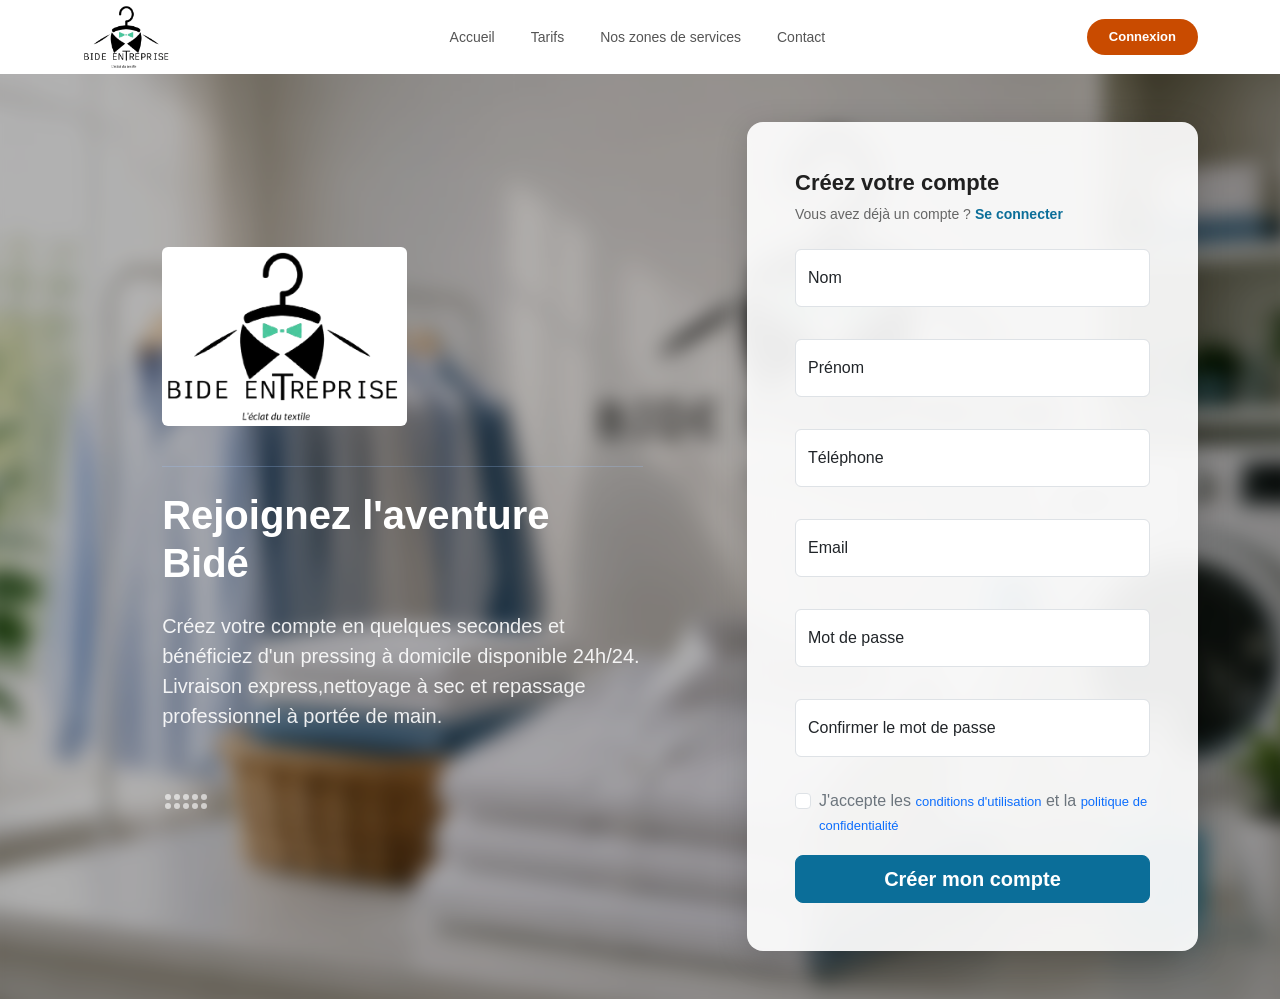
<file: pages/register.html>
<!DOCTYPE html>
<html lang="fr">

<head>
    <meta charset="UTF-8">
    <meta name="viewport" content="width=device-width, initial-scale=1.0">

    <title>Bidé | Créer un compte</title>
    <meta name="description" content="Créez votre compte Bidé et profitez d'un pressing à domicile disponible 24h/24 à Lomé.">
    <meta property="og:title" content="Bidé — Créer un compte">
    <meta property="og:description" content="Rejoignez Bidé, votre pressing urbain de confiance.">
    <meta property="og:type" content="website">
    <meta name="theme-color" content="#0B6E99">

    <link rel="icon" href="../assets/favicon.png" type="image/png">

    <!-- Fonts -->
    <link rel="preconnect" href="https://fonts.googleapis.com">
    <link rel="preconnect" href="https://fonts.gstatic.com" crossorigin>
    <link href="https://fonts.googleapis.com/css2?family=Outfit:wght@300;400;500;600;700;800&display=swap" rel="stylesheet">
    <link rel="stylesheet" href="https://fonts.googleapis.com/css2?family=Material+Symbols+Outlined" />

    <!-- Bootstrap -->
    <link
        href="https://cdn.jsdelivr.net/npm/bootstrap@5.3.3/dist/css/bootstrap.min.css"
        rel="stylesheet"
    >

    <!-- Bootstrap Icons -->
    <link
        rel="stylesheet"
        href="https://cdn.jsdelivr.net/npm/bootstrap-icons@1.11.3/font/bootstrap-icons.min.css"
    >

    <!-- CSS personnalisé -->
    <link rel="stylesheet" href="../css/login.css"> 
    <link rel="stylesheet" href="../css/nav-bar.css">
    <link rel="stylesheet" href="../css/vitrine.css">
</head>

<body>

<!-- =========================
     NAVBAR
========================= -->

<nav class="navbar navbar-expand-lg bg-white">
    <div class="container">

        <!-- Logo -->
        <a class="navbar-brand" href="index.html">
            <img src="../assets/logo.png" alt="Bidé Entreprise" class="logo">
        </a>

        <!-- Bouton mobile -->
        <button
            class="navbar-toggler"
            type="button"
            data-bs-toggle="collapse"
            data-bs-target="#mainNavbar"
        >
            <span class="navbar-toggler-icon"></span>
        </button>

        <!-- Menu -->
        <div class="collapse navbar-collapse" id="mainNavbar">

            <ul class="navbar-nav mx-auto">

                <li class="nav-item">
                    <a class="nav-link" href="../pages/index.html">
                        Accueil
                    </a>
                </li>

                <li class="nav-item">
                    <a class="nav-link" href="index.html#tarifs">
                        Tarifs
                    </a>
                </li>

                <li class="nav-item">
                    <a class="nav-link" href="index.html#agences">
                        Nos zones de services
                    </a>
                </li>

                <li class="nav-item">
                    <a class="nav-link" href="index.html#contact">
                        Contact
                    </a>
                </li>

            </ul>

            <!-- Partie droite -->
            <div class="navbar-right d-flex align-items-center gap-3">

                <a href="login.html" class="btn-reserver">
                    Connexion
                </a>


            </div>

        </div>
    </div>
</nav>


<main>
<!-- Register Section -->
<section class="login-section py-3 py-md-5 py-xl-8">
  <div class="container">
    <div class="row gy-4 align-items-center">
      <div class="col-12 col-md-6 col-xl-7">
        <div class="d-flex justify-content-center login-left">
          <div class="col-12 col-xl-9">
            <img class="img-fluid rounded mb-4" loading="lazy" src="../assets/logo.png" width="245" height="80" alt="BIDE Logo">
            <hr class="border-primary-subtle mb-4">
            <h2 class="h1 mb-4">Rejoignez l'aventure Bidé</h2>
            <p class="lead mb-5">Créez votre compte en quelques secondes et bénéficiez d'un pressing à domicile disponible 24h/24. Livraison express,nettoyage à sec et repassage professionnel à portée de main.</p>
            <div class="text-endx">
              <svg xmlns="http://www.w3.org/2000/svg" width="48" height="48" fill="currentColor" class="bi bi-grip-horizontal" viewBox="0 0 16 16">
                <path d="M2 8a1 1 0 1 1 0 2 1 1 0 0 1 0-2zm0-3a1 1 0 1 1 0 2 1 1 0 0 1 0-2zm3 3a1 1 0 1 1 0 2 1 1 0 0 1 0-2zm0-3a1 1 0 1 1 0 2 1 1 0 0 1 0-2zm3 3a1 1 0 1 1 0 2 1 1 0 0 1 0-2zm0-3a1 1 0 1 1 0 2 1 1 0 0 1 0-2zm3 3a1 1 0 1 1 0 2 1 1 0 0 1 0-2zm0-3a1 1 0 1 1 0 2 1 1 0 0 1 0-2zm3 3a1 1 0 1 1 0 2 1 1 0 0 1 0-2zm0-3a1 1 0 1 1 0 2 1 1 0 0 1 0-2z" />
              </svg>
            </div>
          </div>
        </div>
      </div>
      <div class="col-12 col-md-6 col-xl-5">
        <div class="card border-0 rounded-4">
          <div class="card-body p-3 p-md-4 p-xl-5">
            <div class="row">
              <div class="col-12">
                <div class="mb-4">
                  <h3>Créez votre compte</h3>
                  <p>Vous avez déjà un compte ?<a href="login.html">Se connecter</a></p>
                </div>
              </div>
            </div>
            <form action="#!">
              <div class="row gy-3 overflow-hidden">
                <div class="col-12">
                  <div class="form-floating mb-3">
                    <input type="text" class="form-control" name="nom" id="nom" placeholder="Dupont" required>
                    <label for="nom" class="form-label">Nom</label>
                  </div>
                </div>
                <div class="col-12">
                  <div class="form-floating mb-3">
                    <input type="text" class="form-control" name="prenom" id="prenom" placeholder="Jean" required>
                    <label for="prenom" class="form-label">Prénom</label>
                  </div>
                </div>
                <div class="col-12">
                  <div class="form-floating mb-3">
                    <input type="tel" class="form-control" name="telephone" id="telephone" placeholder="+228 90 00 00 00" required>
                    <label for="telephone" class="form-label">Téléphone</label>
                  </div>
                </div>
                <div class="col-12">
                  <div class="form-floating mb-3">
                    <input type="email" class="form-control" name="email" id="email" placeholder="name@example.com" required>
                    <label for="email" class="form-label">Email</label>
                  </div>
                </div>
                <div class="col-12">
                  <div class="form-floating mb-3">
                    <input type="password" class="form-control" name="password" id="password" value="" placeholder="Mot de passe" required>
                    <label for="password" class="form-label">Mot de passe</label>
                  </div>
                </div>
                <div class="col-12">
                  <div class="form-floating mb-3">
                    <input type="password" class="form-control" name="confirm_password" id="confirm_password" value="" placeholder="Confirmer le mot de passe" required>
                    <label for="confirm_password" class="form-label">Confirmer le mot de passe</label>
                  </div>
                </div>
                <div class="col-12">
                  <div class="form-check">
                    <input class="form-check-input" type="checkbox" value="" name="terms" id="terms" required>
                    <label class="form-check-label text-secondary" for="terms">
                      J'accepte les <a href="#!" class="text-primary">conditions d'utilisation</a> et la <a href="#!" class="text-primary">politique de confidentialité</a>
                    </label>
                  </div>
                </div>
                <div class="col-12">
                  <div class="d-grid">
                       <button class="btn btn-primary btn-lg" type="submit" id="register">Créer mon compte</button>
                  </div>
                </div>
              </div>
            </form>
          </div>
        </div>
      </div>
    </div>
  </div>
</section>
</main> 
<!-- Bootstrap JS -->
<script src="https://cdn.jsdelivr.net/npm/bootstrap@5.3.3/dist/js/bootstrap.bundle.min.js"></script>

<!-- Script d'inscription -->
<script src="../js/register.js"></script>
</body>
</html>
</file>
<file: css/vitrine.css>
/* =========================
   VARIABLES
========================= */

:root {
    --primary: #0B6E99;
    --orange: #C94B00;
    --dark: #202020;
    --text: #555;
    --light: #f5f7f8;
}


/* =========================
   GENERAL
========================= */

* {
    box-sizing: border-box;
}

body {
    margin: 0;
    font-family: Arial, sans-serif;
    color: var(--dark);
    background: #fff;
}

a {
    text-decoration: none;
}

/* =========================
   HERO
========================= */

.hero {
    min-height: 800px;
    position: relative;
    overflow: hidden;

    display: flex;
    align-items: center;
    justify-content: center;

    text-align: center;
}

.hero-video {
    position: absolute;

    top: 0;
    left: 0;

    width: 100%;
    height: 100%;

    object-fit: cover;

    z-index: 0;
}


.hero-content {
    position: relative;
    z-index: 2;
    margin-bottom: 150px;
}


.hero h1 {
    color: var(--light);
    font-size: 60px;
    font-weight: 800;
    margin-bottom: 18px;
    font-family: PT, serif;
}

.hero p {
    max-width: 650px;
    margin: 0 auto 25px;
    color: #fff;
    font-size: 15px;
    line-height: 1.6;
    font-weight: 700;
}

.hero-buttons {
    display: flex;
    justify-content: center;
    gap: 12px;
}

.btn-primary-custom {
    background: var(--orange);
    color: #fff;
    padding: 13px 30px;
    border-radius: 30px;
    font-size: 13px;
    font-weight: 600;
}

.btn-outline-custom {
    border: 1px solid #777;
    color: var(--primary);
    background-color: #f4f8f9;
    padding: 13px 30px;
    border-radius: 30px;
    font-size: 13px;
    font-weight: 600;
}

.btn-primary-custom:hover {
    background: #a93e00;
    color: #fff;
}

.btn-outline-custom:hover {
   
    color: var(--primary);
    border: 1px solid #777;
    backdrop-filter: blur(2px);
}


/* =========================
   SERVICES
========================= */

.services-section {
    background: #f7f9fa;
    padding: 55px 0;
    border-radius: 35px 35px 0 0;
    margin-top: -25px;
    position: relative;
    animation: serviceAppear 0.8s ease-out both;
}


.section-title {
    margin-bottom: 35px;
}

.section-title h2 {
    font-size: 27px;
    font-weight: 700;
}

.section-title p {
    font-size: 13px;
    color: var(--text);
}


.service-card {
    background: #fff;
    padding: 22px;
    border-radius: 12px;
    height: 100%;

    box-shadow: 0 5px 20px rgba(0,0,0,0.07);

    opacity: 0;
    transform: translateY(60px);

    animation: serviceReveal linear both;
    animation-timeline: view();
    animation-range: entry 10% cover 30%;
}

@keyframes serviceReveal {

    from {
        opacity: 0;
        transform: translateY(70px);
    }

    to {
        opacity: 1;
        transform: translateY(0);
    }

}

.service-card:hover {
    transform: translateY(-8px);
    box-shadow: 0 12px 30px rgba(0, 0, 0, 0.12);
    transition: 0.2s ease-in-out;
    cursor: pointer;
    color: #fff;
    background-color: #a93e00;
}

.service-card:hover .service-icon {
    background: rgba(255, 255, 255, 0.2);
    color: #fff;
}

.service-card:hover h3 {
    color: #fff;
}

.service-card:hover p {
    color: rgba(255, 255, 255, 0.85);
}
@keyframes serviceAppear {

    from {
        opacity: 0;
        transform: translateY(40px);
    }

    to {
        opacity: 1;
        transform: translateY(0);
    }

}



.service-icon {
    width: 50px;
    height: 50px;

    border-radius: 50%;

    background: #f4f8f9;

    display: flex;
    align-items: center;
    justify-content: center;

    color: var(--primary);

    margin-bottom: 18px;
}

.service-card h3 {
    font-size: 17px;
    font-weight: 700;
}

.service-card p {
    font-size: 13px;
    color: #666;
    line-height: 1.5;
}


.service-icon span .material-symbols-outlined {
  font-variation-settings:
  'FILL' 0,
  'wght' 400,
  'GRAD' 10,
  'opsz' 48
}

/* =========================
   TARIFS
========================= */

.pricing-section {
    background: #eef0f1;
    padding: 55px 0;
}

.pricing-header {
    display: flex;
    justify-content: space-between;
    align-items: end;

    margin-bottom: 25px;
}

.pricing-header h2 {
    font-size: 25px;
    font-weight: 700;
    margin-bottom: 5px;
}

.pricing-header p {
    font-size: 13px;
    color: #555;
}

.pricing-header a {
    color: var(--primary);
    font-size: 12px;
    font-weight: 600;
}


/* Price card */

.price-card {
    background: #fff;
    border-radius: 14px;
    overflow: hidden;
    box-shadow: 0 2px 12px rgba(0, 0, 0, 0.06);
    transition: transform 0.3s ease, box-shadow 0.3s ease;
}

.price-card:hover {
    transform: translateY(-4px);
    box-shadow: 0 8px 24px rgba(0, 0, 0, 0.1);
}

.price-card-img {
    width: 100%;
    aspect-ratio: 1 / 1;
    overflow: hidden;
    background: #f0f4f8;
    display: flex;
    align-items: center;
    justify-content: center;
}

.price-card-img img {
    width: 100%;
    height: 100%;
    object-fit: cover;
}

.price-card-info {
    padding: 14px 16px;
    display: flex;
    align-items: center;
    justify-content: space-between;
    font-size: 13px;
}

.price-card-info span {
    color: #555;
}

.price-card-info strong {
    color: var(--primary);
    font-size: 15px;
}


/* =========================
   PAYMENT
========================= */

.payment-banner {
    margin-top: 30px;

    background: #fff;

    border-radius: 10px;

    min-height: 135px;

    overflow: hidden;

    display: flex;
    align-items: center;
    justify-content: space-between;
}

.payment-content {
    display: flex;
    align-items: center;
    gap: 18px;

    padding-left: 30px;
}

.payment-icon {
    color: var(--primary);
    font-size: 45px;
}

.payment-content h3 {
    font-size: 19px;
    letter-spacing: 1px;
    margin: 0;
}

.payment-content h3 span {
    color: var(--primary);
    font-weight: 700;
}

.payment-banner > img {
    width: 52%;
    height: 135px;

    object-fit: cover;
}


/* =========================
   LOCATION
========================= */

.location-section {
    background: #f7f9fa;
    padding: 60px 0;
}

.location-badge {
    background: #f4ded4;
    color: var(--orange);

    padding: 6px 12px;
    border-radius: 15px;

    font-size: 10px;
    font-weight: 600;
}

.location-section h2 {
    font-size: 26px;
    font-weight: 700;
    margin-top: 20px;
}

.location-section p {
    color: #666;
    font-size: 13px;
    line-height: 1.6;
}

.zones {
    display: flex;
    flex-wrap: wrap;
    gap: 6px;
}

.zones span {
    background: #e9ecef;
    padding: 6px 15px;

    border-radius: 15px;

    font-size: 11px;
    font-weight: 600;
}

.map-container {
    border-radius: 15px;
    overflow: hidden;
    box-shadow: 0 8px 25px rgba(0,0,0,0.08);
}

.map-container iframe {
    width: 100%;
    height: 400px;
}


/* =========================
   FOOTER
========================= */

.footer {
    background: #eef0f1;
    padding: 45px 0 20px;
}

.footer-logo {
    width: 80px;
    margin-bottom: 15px;
}

.footer p {
    font-size: 12px;
    color: #555;
    line-height: 1.6;
}

.footer h4 {
    font-size: 11px;
    font-weight: 700;
    margin-bottom: 20px;
}

.footer ul {
    list-style: none;
    padding: 0;
}

.footer li {
    font-size: 11px;
    color: #555;
    margin-bottom: 8px;
}

.footer i {
    margin-right: 8px;
}

.footer-bottom {
    display: flex;
    justify-content: space-between;

    font-size: 10px;
    color: #666;
}

.footer-bottom a {
    color: #666;
    margin-left: 20px;
}


/* =========================
   RESPONSIVE
========================= */

@media (max-width: 991px) {

    .navbar {
        height: auto;
        padding: 10px 0;
    }

    .navbar-nav {
        gap: 5px;
        margin: 15px 0 !important;
    }

    .navbar-right {
        padding-bottom: 15px;
    }

    .hero h1 {
        font-size: 32px;
    }

    .payment-banner > img {
        width: 45%;
    }

}


@media (max-width: 767px) {

    .hero {
        min-height: 500px;
    }

    .hero h1 {
        font-size: 28px;
    }

    .hero p {
        font-size: 13px;
    }

    .hero-buttons {
        flex-direction: column;
        align-items: center;
    }

    .pricing-header {
        display: block;
    }

    .pricing-header a {
        display: inline-block;
        margin-top: 10px;
    }

    .payment-banner {
        display: block;
    }

    .payment-content {
        padding: 25px;
    }

    .payment-banner > img {
        width: 100%;
        height: 150px;
    }

    .footer-bottom {
        display: block;
    }

    .footer-bottom div {
        margin-top: 10px;
    }

}


/* =========================
   COMMENT ÇA MARCHE
========================= */

.how-section {
    padding: 80px 0;
    background: var(--light);
}

.how-card {
    background: #fff;
    border-radius: 16px;
    padding: 40px 24px;
    position: relative;
    box-shadow: 0 4px 20px rgba(0, 0, 0, 0.05);
    transition: transform 0.3s ease, box-shadow 0.3s ease;
}

.how-card:hover {
    transform: translateY(-6px);
    box-shadow: 0 12px 32px rgba(0, 0, 0, 0.1);
}

.how-step {
    position: absolute;
    top: -16px;
    left: 50%;
    transform: translateX(-50%);
    width: 32px;
    height: 32px;
    background: var(--primary);
    color: #fff;
    border-radius: 50%;
    display: flex;
    align-items: center;
    justify-content: center;
    font-size: 14px;
    font-weight: 700;
}

.how-icon {
    margin: 16px 0;
}

.how-icon .material-symbols-outlined {
    font-size: 48px;
    color: var(--primary);
}

.how-card h3 {
    font-size: 18px;
    font-weight: 700;
    margin-bottom: 10px;
}

.how-card p {
    font-size: 14px;
    color: #666;
    line-height: 1.6;
    margin: 0;
}

@media (max-width: 575.98px) {
    .how-card {
        padding: 30px 12px;
    }
    .how-card h3 {
        font-size: 15px;
    }
    .how-card p {
        font-size: 12px;
    }
    .how-icon .material-symbols-outlined {
        font-size: 36px;
    }
}
</file>
<file: css/nav-bar.css>
.navbar {
    height: 74px;
    padding: 0;
    position: sticky;
    top: 0;
    z-index: 1030;
    background: rgba(255, 255, 255, 0.85);
    backdrop-filter: blur(12px);
    -webkit-backdrop-filter: blur(12px);
    transition: box-shadow 0.3s ease, background 0.3s ease;
}

.logo {
    width: 90px;
    height: auto;
}

.navbar-nav {
    gap: 20px;
}

.nav-link {
    color: #555 !important;
    font-size: 14px;
    font-weight: 500;
    transition: color 0.2s ease;
}

.nav-link:hover,
.nav-link.active {
    color: var(--primary) !important;
    font-weight: 600;
}

.btn-reserver {
    background: var(--orange);
    color: #fff;
    padding: 8px 22px;
    border-radius: 30px;
    font-size: 13px;
    font-weight: 600;
    transition: all 0.25s ease;
}

.btn-reserver:hover {
    background: #a03b00;
    color: #fff;
    transform: translateY(-1px);
    box-shadow: 0 4px 12px rgba(184, 68, 0, 0.3);
}

.btn-reserver:active {
    transform: translateY(1px) scale(0.98);
}
/* ---- Smooth scroll ---- */
html {
    scroll-behavior: smooth;
    scroll-padding-top: 80px;
}

/* ---- Mobile menu backdrop blur ---- */
@media (max-width: 991.98px) {
    #mainNavbar {
        background: rgba(255, 255, 255, 0.6);
        backdrop-filter: blur(5px);
        -webkit-backdrop-filter: blur(5px);
        border-radius: 12px;
        margin-top: 8px;
        padding: 16px;
        box-shadow: 0 8px 32px rgba(0, 0, 0, 0.1);
    }
}

/* Sidebar */
.sidebar {
    width: 250px;
    min-height: 100vh;
    flex-shrink: 0;
}

.sidebar .nav-link {
    color: #adb5bd;
    padding: 12px 15px;
    margin-bottom: 5px;
    border-radius: 8px;
    transition: 0.2s;
}

.sidebar .nav-link:hover {
    color: #fff;
    background: rgba(255, 255, 255, 0.08);
}

.sidebar .nav-link.active {
    color: #fff;
    background: #0d6efd;
}

/* Contenu */
.main-content {
    min-width: 0;
}

/* Mobile */
@media (max-width: 768px) {
    .sidebar {
        display: none;
    }
}
</file>
<file: css/client.css>
/*css de l' espace client*/
:root {
  --bleu-pressing: #0B6E99;     
  --turquoise-fraicheur: #2EC4B6;
  --orange-energie: #FF6B35;   
  --orange-energie-hover: #e55a24;
  --gris-perle: #F4F6F7;        
  --blanc-pur: #FFFFFF;         
  --anthracite: #2D3436;         
  
  --badge-livre-bg: #d1fae5;
  --badge-livre-text: #059669;
  --badge-traitement-bg: #e0f2fe;
  --badge-traitement-text: #0284c7;
}

body {
  font-family: 'Inter', sans-serif;
  background-color: var(--gris-perle);
  color: var(--anthracite);
  overflow-x: hidden;
}

/* logo */
.logo {
  max-height: 40px;
  width: 200px;
  object-fit: contain;
  height: 100px
}

/* sidebar responsive */
.sidebar-wrapper {
  width: 260px;
  min-height: 100vh;
  background-color: #0B6E99;
  color: #9ca3af;
  position: fixed;
  top: 0;
  left: 0;
  z-index: 1040;
  transition: transform 0.3s ease-in-out;
  display: flex;
  flex-direction: column;
}

.sidebar-brand {
  padding: 24px;
  display: flex;
  align-items: center;
}

.sidebar-brand img.logo {
  max-height: 45px;
}

.sidebar-menu {
  padding: 0 12px;
  list-style: none;
  margin: 0;
}

.sidebar-menu .nav-link {
  color: #ffffff;
  padding: 12px 16px;
  border-radius: 8px;
  font-weight: 500;
  display: flex;
  align-items: center;
  gap: 12px;
  margin-bottom: 4px;
  cursor: pointer;
  transition: all 0.2s ease;
}

.sidebar-menu .nav-link:hover {
  color: var(--blanc-pur);
  background:#FF6B35;
}

.sidebar-menu .nav-link.active {
  background-color: #FF6B35;
  color: var(--blanc-pur);
  font-weight: 600;
}

.main-content {
  margin-left: 260px;
  padding: 20px 30px;
  transition: margin-left 0.3s ease-in-out;
}

@media (max-width: 991.98px) {
  .sidebar-wrapper { transform: translateX(-100%); }
  .sidebar-wrapper.show { transform: translateX(0); }
  .main-content { margin-left: 0 !important; padding: 15px; }
}

.sidebar-overlay {
  display: none;
  position: fixed;
  top: 0; left: 0; right: 0; bottom: 0;
  background: rgba(0,0,0,0.5);
  z-index:1030;
}
.sidebar-overlay.show { display: block; }

/* boutton et page */
.btn-brand {
  background-color:#FF6B35;
  color: var(--blanc-pur);
  border: none;
  border-radius: 8px;
  padding: 10px 20px;
  font-weight: 600;
}
.btn-brand:hover { background-color: var(--orange-energie); color: var(--blanc-pur); }

.btn-cta {
  background-color: #FF6B35;
  color: var(--blanc-pur);
  border: none;
  border-radius: 8px;
  padding: 10px 20px;
  font-weight: 600;
}
.btn-cta:hover { background-color: var(--orange-energie-hover); color: var(--blanc-pur); }

.btn-brand-outline {
  border: 2px solid var(--bleu-pressing);
  color: var(--bleu-pressing);
  background: transparent;
  border-radius: 8px;
  font-weight: 600;
}
.btn-brand-outline:hover { background-color: var(--bleu-pressing); color: var(--blanc-pur); }



/* composant */
.category-pill {
  border-radius: 20px;
  padding: 8px 18px;
  font-weight: 600;
  font-size: 0.85rem;
  border: none;
  background: #e5e7eb;
  color: var(--anthracite);
  cursor: pointer;
  white-space: nowrap;
}
.category-pill.active { background-color: var(--bleu-pressing); color: var(--blanc-pur); }

.service-card {
  background: var(--blanc-pur);
  border-radius: 12px;
  padding: 20px;
  box-shadow: 0 1px 3px rgba(0,0,0,0.05);
  height: 100%;
}

.icon-box {
  width: 44px;
  height: 44px;
  background: rgba(46, 196, 182, 0.15);
  border-radius: 10px;
  display: flex;
  align-items: center;
  justify-content: center;
  font-size: 1.2rem;
  color: var(--turquoise-fraicheur);
  flex-shrink: 0;
}

.counter-btn {
  width: 32px;
  height: 32px;
  border-radius: 50%;
  border: none;
  background: #e5e7eb;
  display: flex;
  align-items: center;
  justify-content: center;
  font-weight: bold;
  color: var(--anthracite);
  cursor: pointer;
}

/* vertical */
.vertical-stepper {
  position: relative;
  padding-left: 35px;
}
.vertical-stepper::before {
  content: '';
  position: absolute;
  left: 15px; top: 15px; bottom: 15px;
  width: 2px;
  background: #e5e7eb;
}
.step-item { position: relative; margin-bottom: 20px; }
.step-icon {
  position: absolute;
  left: -35px; top: 0;
  width: 30px; height: 30px;
  border-radius: 50%;
  background: var(--blanc-pur);
  border: 2px solid #e5e7eb;
  display: flex; align-items: center; justify-content: center;
  color: #9ca3af; font-size: 0.8rem; z-index: 2;
}
.step-item.completed .step-icon { background: var(--turquoise-fraicheur); border-color: var(--turquoise-fraicheur); color: var(--blanc-pur); }
.step-item.active .step-icon { background: var(--bleu-pressing); border-color: var(--bleu-pressing); color: var(--blanc-pur); box-shadow: 0 0 0 4px rgba(11, 110, 153, 0.2); }

.selectable-card {
  background: var(--blanc-pur);
  border-radius: 12px;
  padding: 16px;
  border: 2px solid #e5e7eb;
  cursor: pointer;
  transition: all 0.2s;
}
.selectable-card.selected {
  border-color: var(--turquoise-fraicheur);
  background-color: rgba(46, 196, 182, 0.08);
}

.empty-state-card {
  background: var(--blanc-pur);
  border-radius: 20px;
  padding: 50px 20px;
  text-align: center;
  box-shadow: 0 2px 10px rgba(0,0,0,0.02);
}
.empty-state-icon {
  width: 80px;
  height: 80px;
  background-color: rgba(46, 196, 182, 0.15);
  color: var(--turquoise-fraicheur);
  border-radius: 50%;
  display: inline-flex;
  align-items: center;
  justify-content: center;
  font-size: 2.2rem;
  margin-bottom: 20px;
}

.profile-avatar-container {
  width: 90px;
  height: 90px;
  border-radius: 50%;
  background-color: var(--bleu-pressing);
  color: var(--blanc-pur);
  display: flex;
  align-items: center;
  justify-content: center;
  font-weight: bold;
  font-size: 2rem;
  overflow: hidden;
  margin: 0 auto;
  position: relative;
}

.profile-avatar-container img {
  width: 100%;
  height: 100%;
  object-fit: cover;
}

.header-avatar {
  width: 40px;
  height: 40px;
  border-radius: 50%;
  background-color: var(--bleu-pressing);
  color: var(--blanc-pur);
  display: flex;
  align-items: center;
  justify-content: center;
  font-weight: bold;
  overflow: hidden;
}

.header-avatar img {
  width: 100%;
  height: 100%;
  object-fit: cover;
}

.tab-pane-custom { display: none; }
.tab-pane-custom.active { display: block; }

/* impression*/
@media print {
  body * { visibility: hidden; }
  #printable-receipt, #printable-receipt * { visibility: visible; }
  #printable-receipt { position: absolute; left: 0; top: 0; width: 100%; }
}

/* =========================================================
   NOTIFICATIONS CLIENT
   ========================================================= */
#clientNotificationMenu .notif-item-client {
  transition: background-color 0.2s;
  border-bottom: 1px solid #f0f0f0;
}

#clientNotificationMenu .notif-item-client:hover {
  background-color: #f8f9fa;
}

#clientNotificationMenu .notif-item-client:last-child {
  border-bottom: none;
}

.notif-dot-client {
  width: 10px;
  height: 10px;
  min-width: 10px;
  min-height: 10px;
  border-radius: 50%;
  background-color: #dc3545;
  border: 2px solid #fff;
  position: absolute;
  top: 2px;
  right: 2px;
}

#clientNotifDropdown .dropdown-menu {
  box-shadow: 0 4px 20px rgba(0,0,0,0.15);
  border-radius: 12px;
  border: 1px solid #e0e0e0;
}
</file>
<file: css/login.css>
/* =========================
   LOGIN SECTION
========================= */

.login-section {
    position: relative;
    overflow: hidden;
    min-height: 500px;
}

/* Blurred background image */
.login-section::before {
    content: "";
    position: absolute;
    inset: -20px;
    background-image: url(../assets/hero.webp);
    background-size: cover;
    background-position: center;
    filter: blur(10px);
    z-index: 0;
}

/* Dark overlay for readability */
.login-section::after {
    content: "";
    position: absolute;
    inset: 0;
    background: rgba(0, 0, 0, 0.3);
    z-index: 1;
}

.login-section > .container {
    position: relative;
    z-index: 2;
}

/* ---- Left side — logo & description ---- */
.login-left {
    color: #fff;
}

.login-left img {
    max-width: 245px;
    height: auto;
    background-color: #fff;
}

.login-left hr {
    border-color: rgba(255, 255, 255, 0.3);
}

.login-left h2 {
    font-weight: 700;
}

.login-left p {
    opacity: 0.9;
}

.login-left .text-endx {
    color: rgba(255, 255, 255, 0.6);
}

/* ---- Form card ---- */
.login-section .card {
    background: rgba(255, 255, 255, 0.92);
    backdrop-filter: blur(12px);
    -webkit-backdrop-filter: blur(12px);
    box-shadow: 0 8px 32px rgba(0, 0, 0, 0.18);
    border: 1px solid rgba(255, 255, 255, 0.3);
}

.login-section .card-body h3 {
    font-size: 22px;
    font-weight: 700;
    color: var(--dark);
}

.login-section .card-body p {
    font-size: 14px;
    color: #666;
}

.login-section .card-body p a {
    color: var(--primary);
    font-weight: 600;
    margin-left: 4px;
}

.login-section .card-body p a:hover {
    text-decoration: underline;
}

.login-section .form-control:focus {
    border-color: var(--primary);
    box-shadow: 0 0 0 0.2rem rgba(11, 110, 153, 0.15);
}

.login-section .btn-primary {
    background: var(--primary);
    border-color: var(--primary);
    border-radius: 8px;
    font-weight: 600;
}

.login-section .btn-primary:hover {
    background: #095a7d;
    border-color: #095a7d;
}

.login-section .card-body a[href="#!"] {
    color: var(--primary);
    font-size: 13px;
}

.login-section .card-body small {
    font-size: 11px;
    color: #999;
}

/* ---- Responsive ---- */
@media (max-width: 767.98px) {
    .login-section {
        min-height: auto;
    }

    .login-left {
        text-align: center;
        margin-bottom: 20px;
    }

    .login-left img {
        max-width: 180px;
    }
}
</file>
